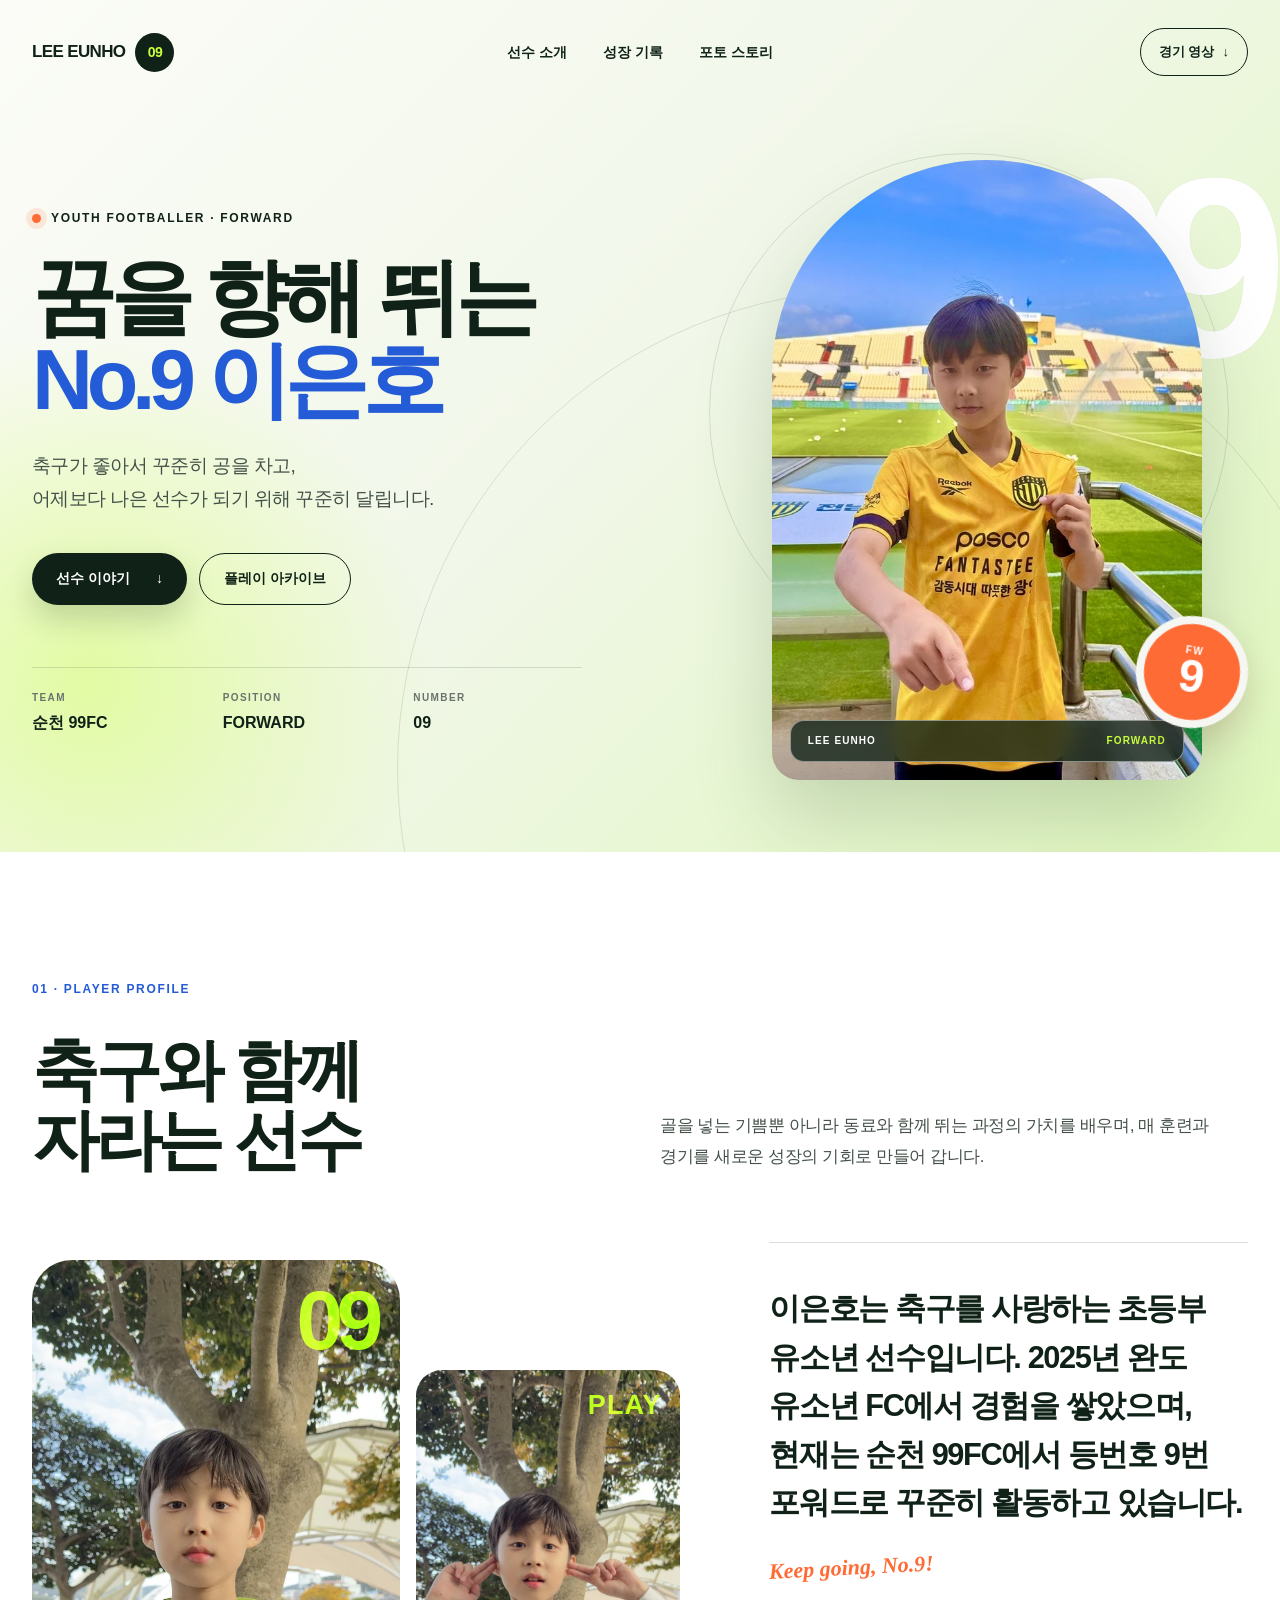
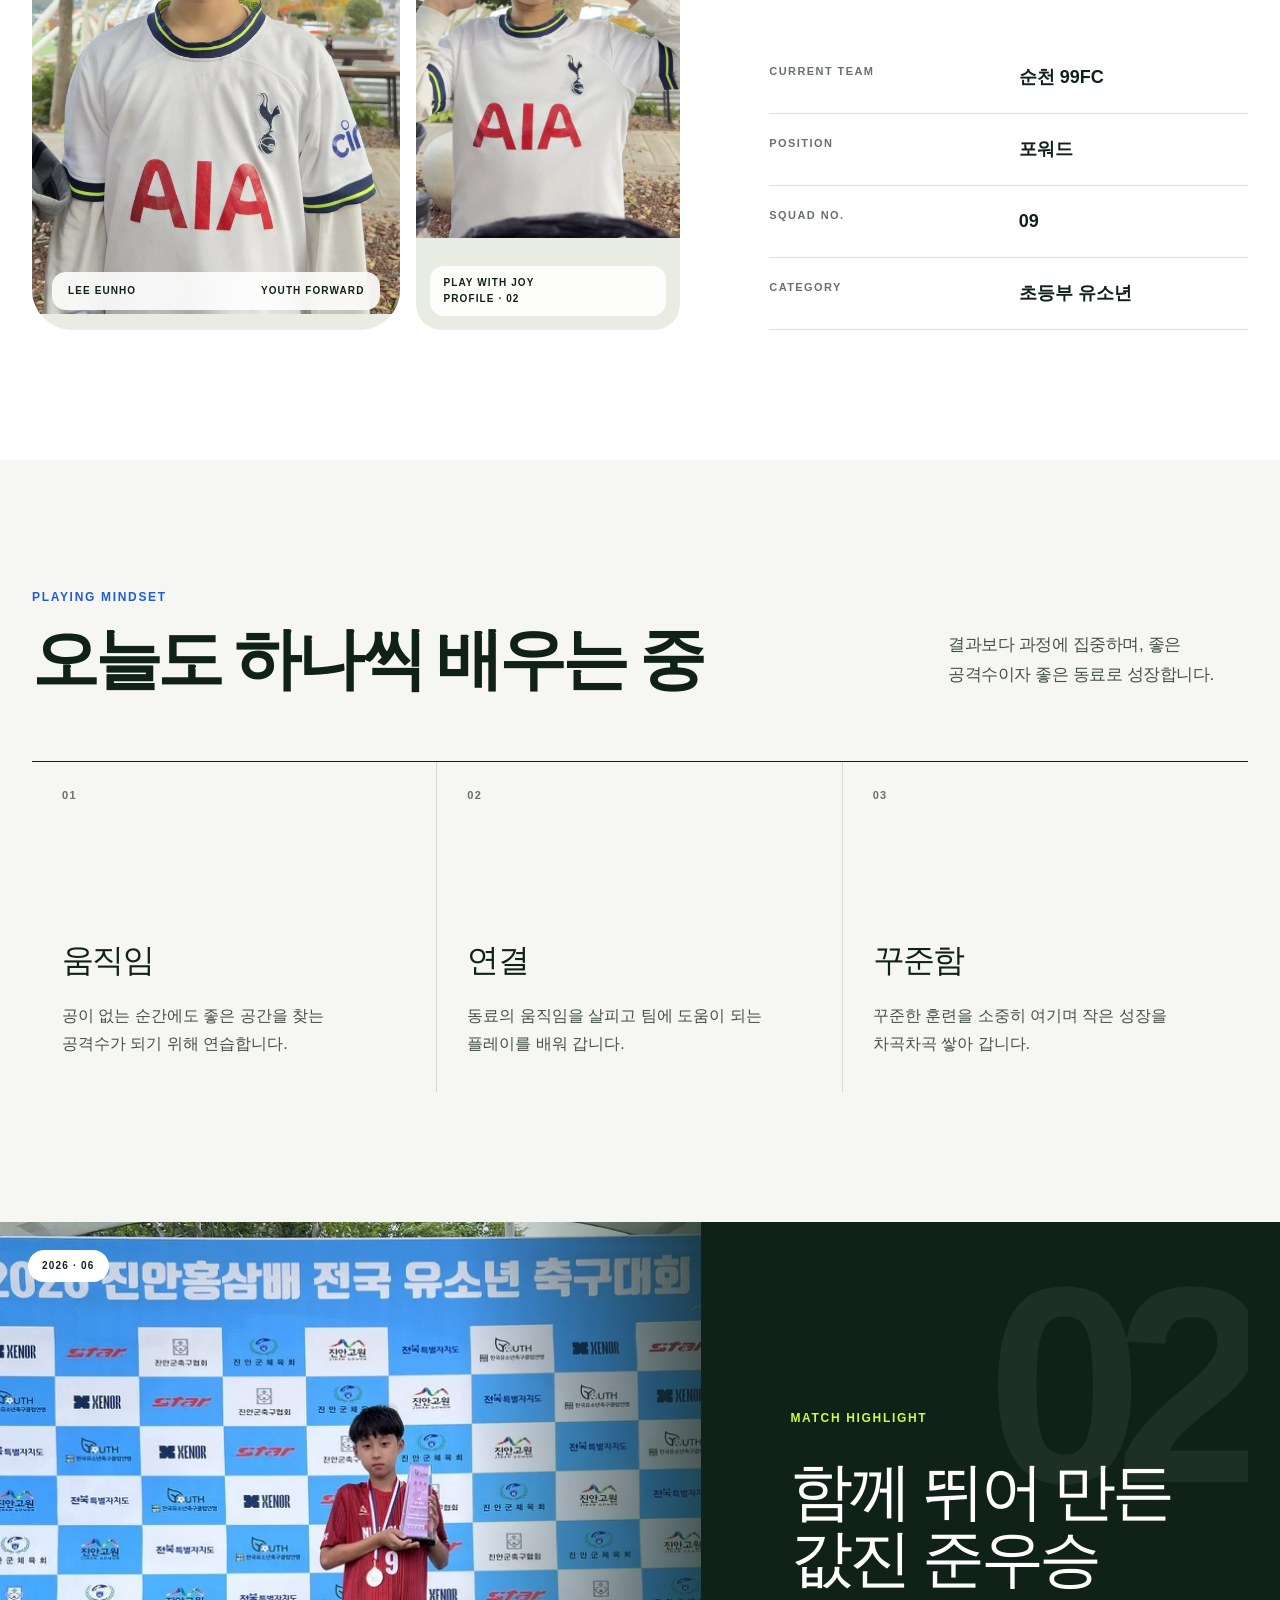
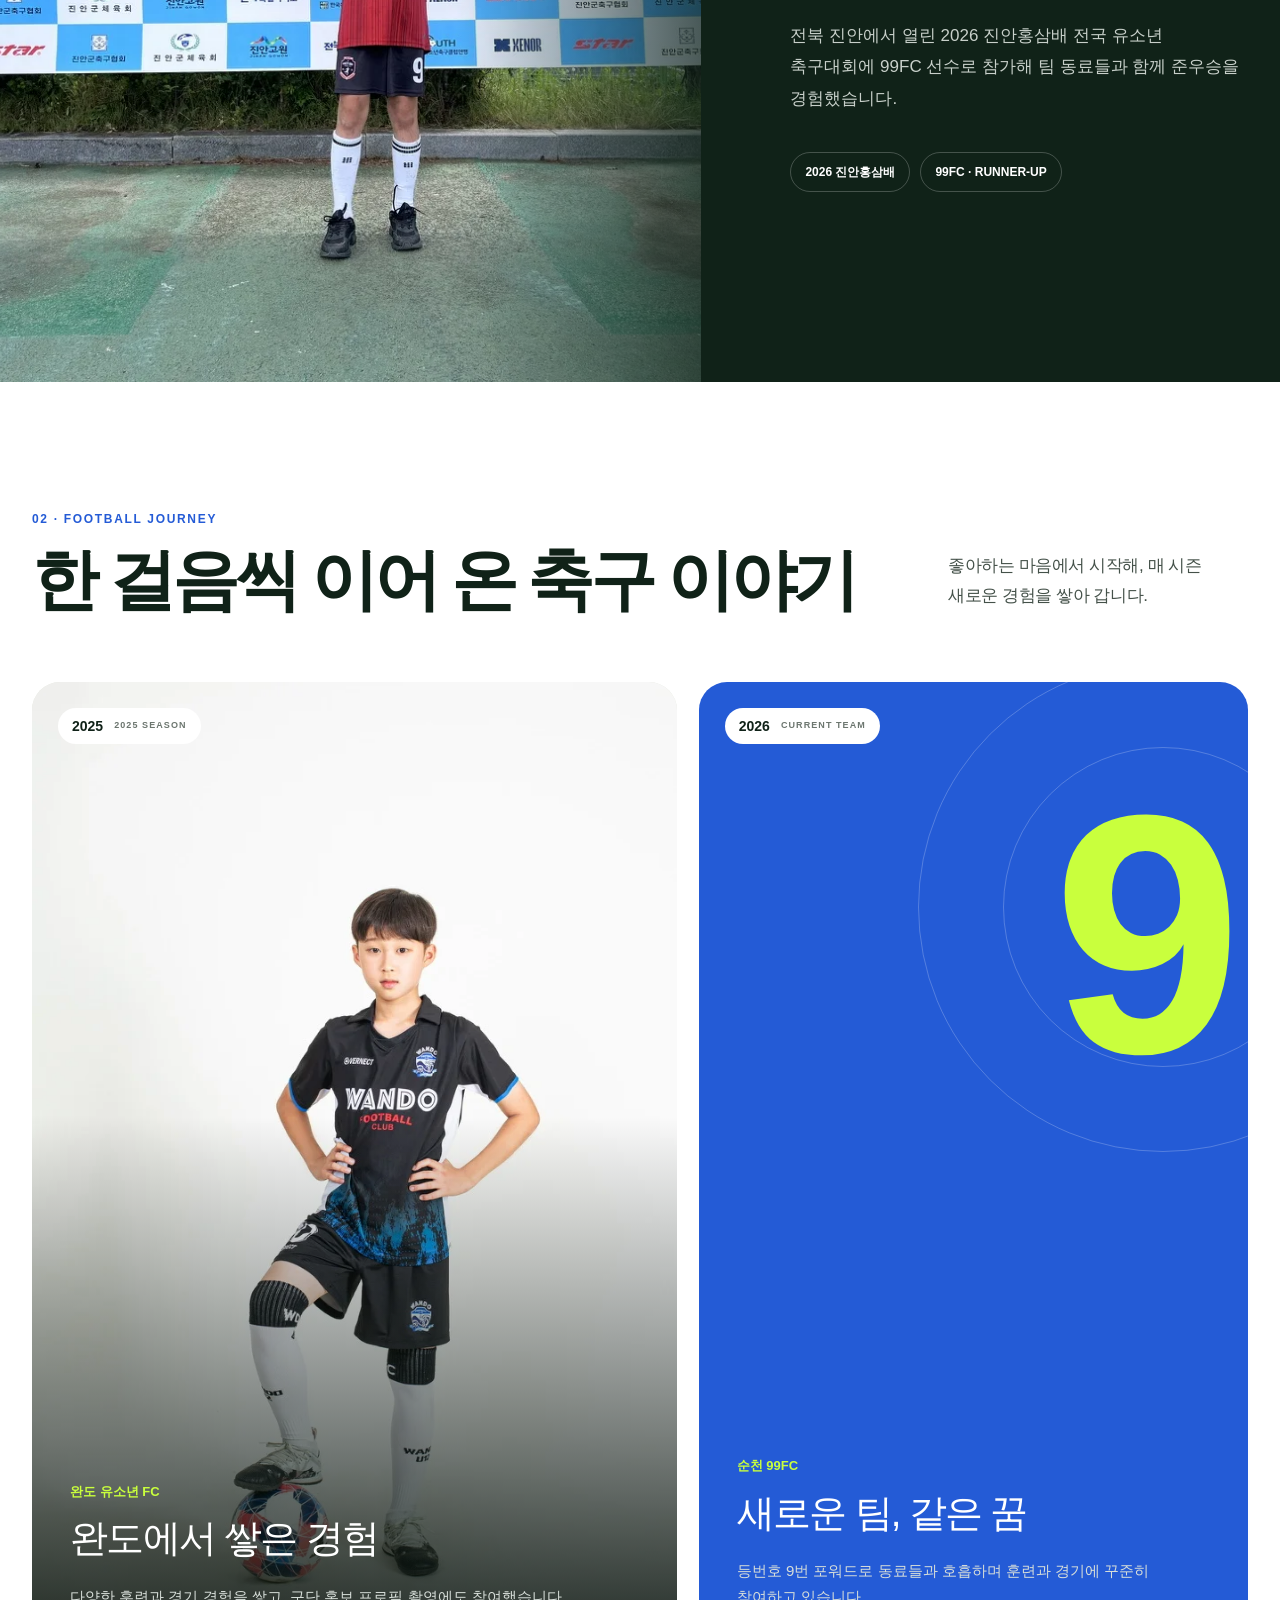
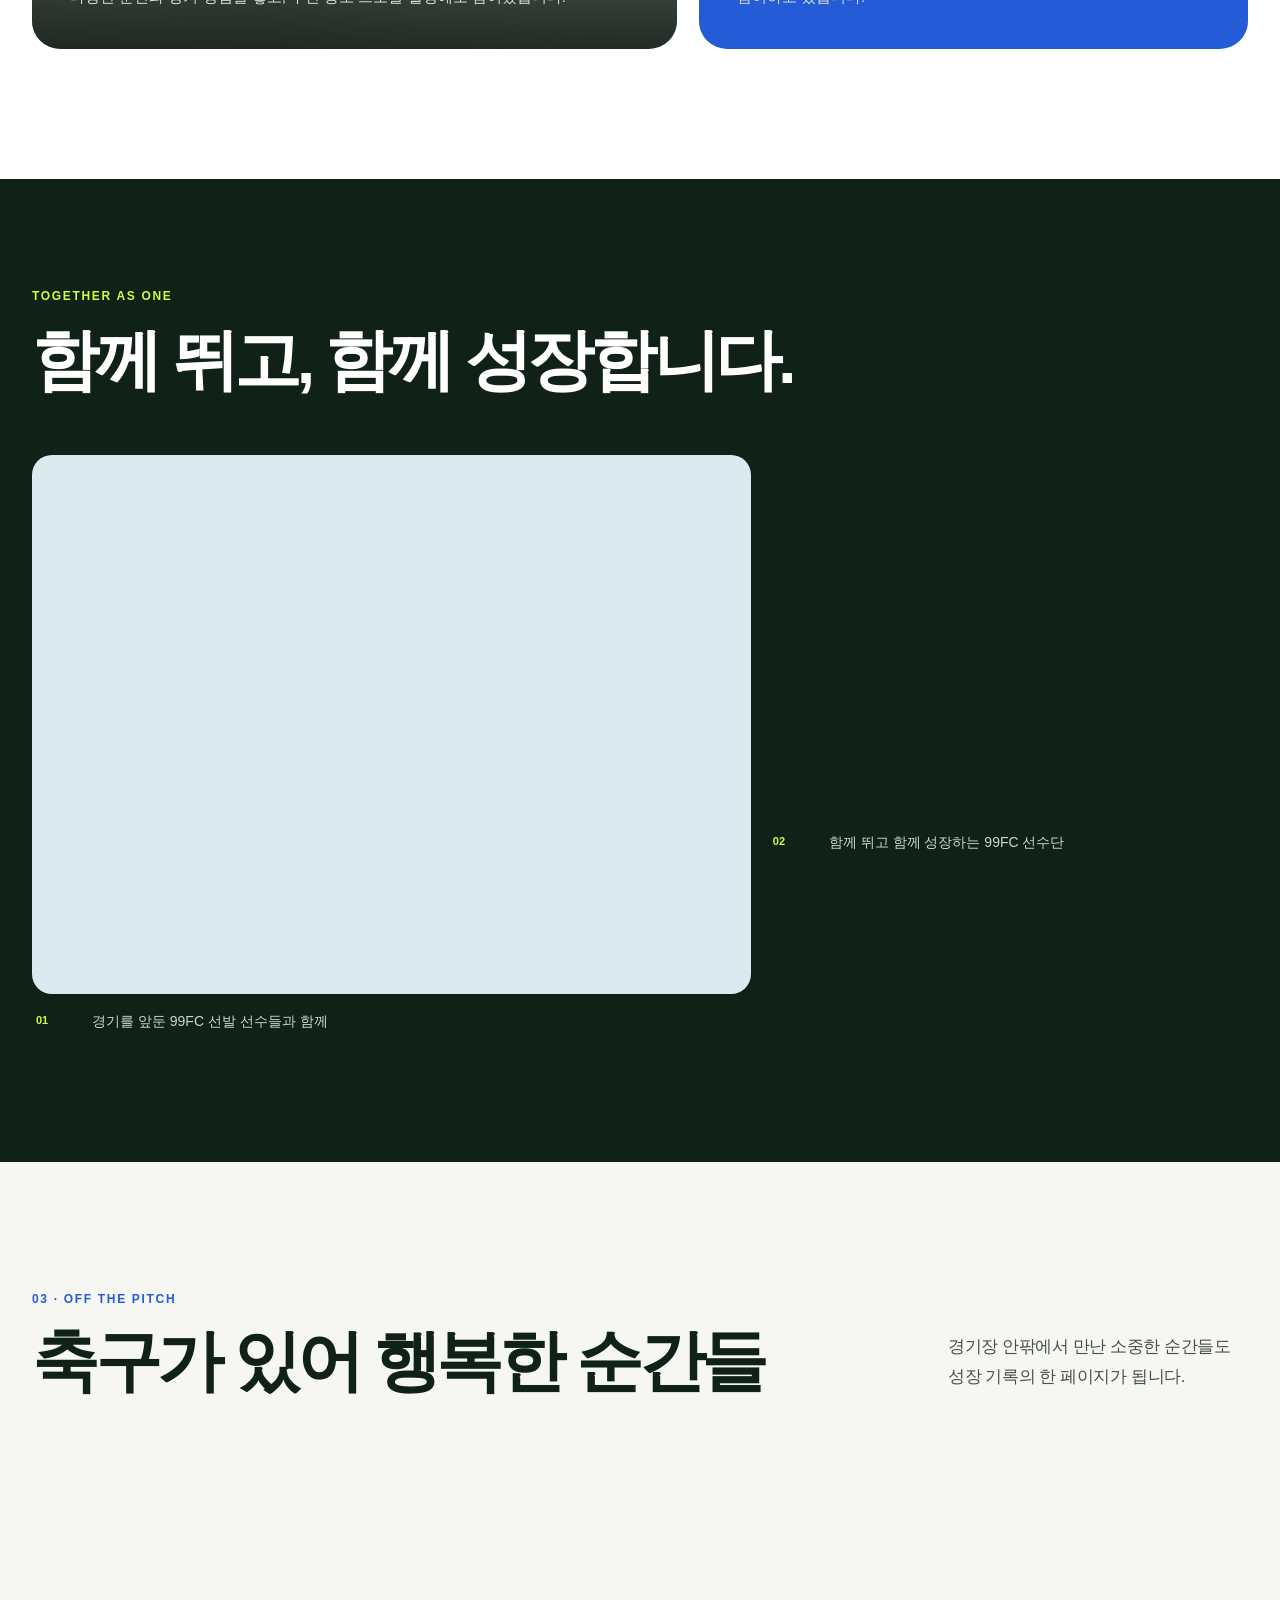
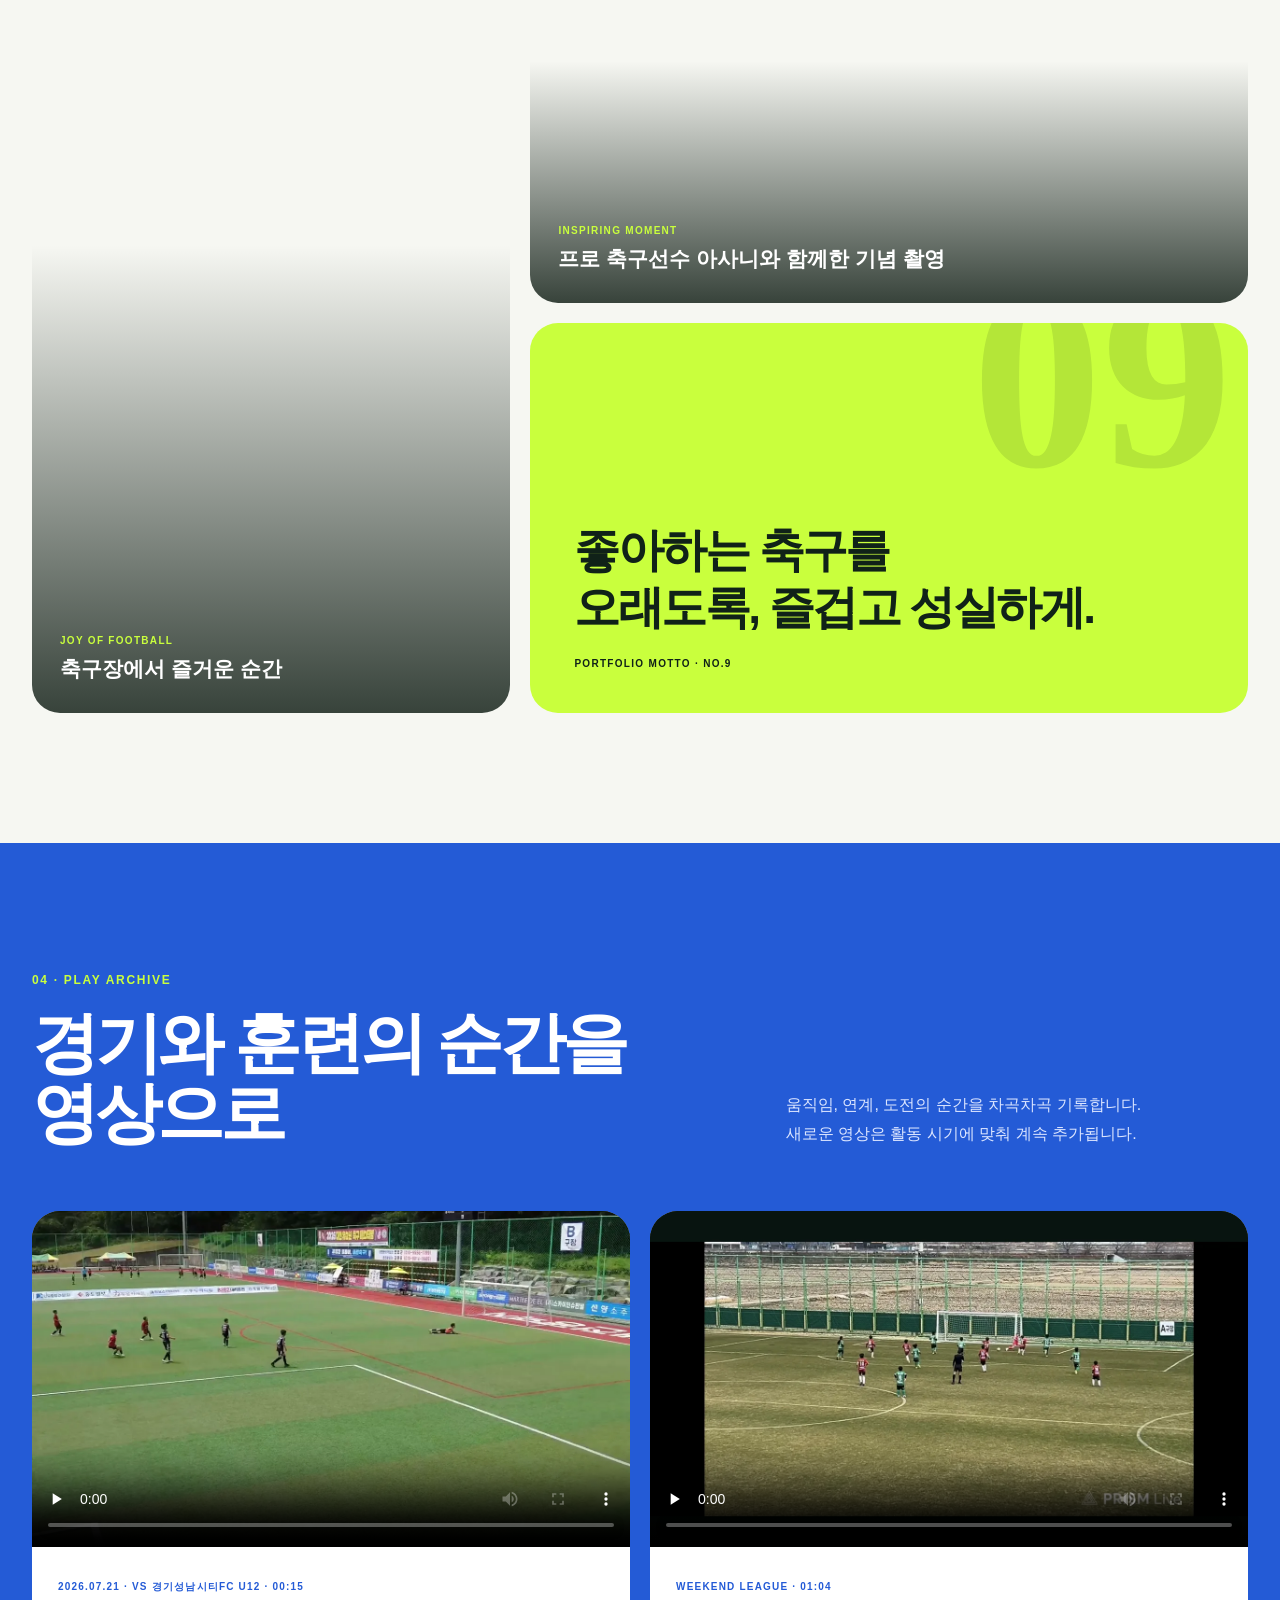
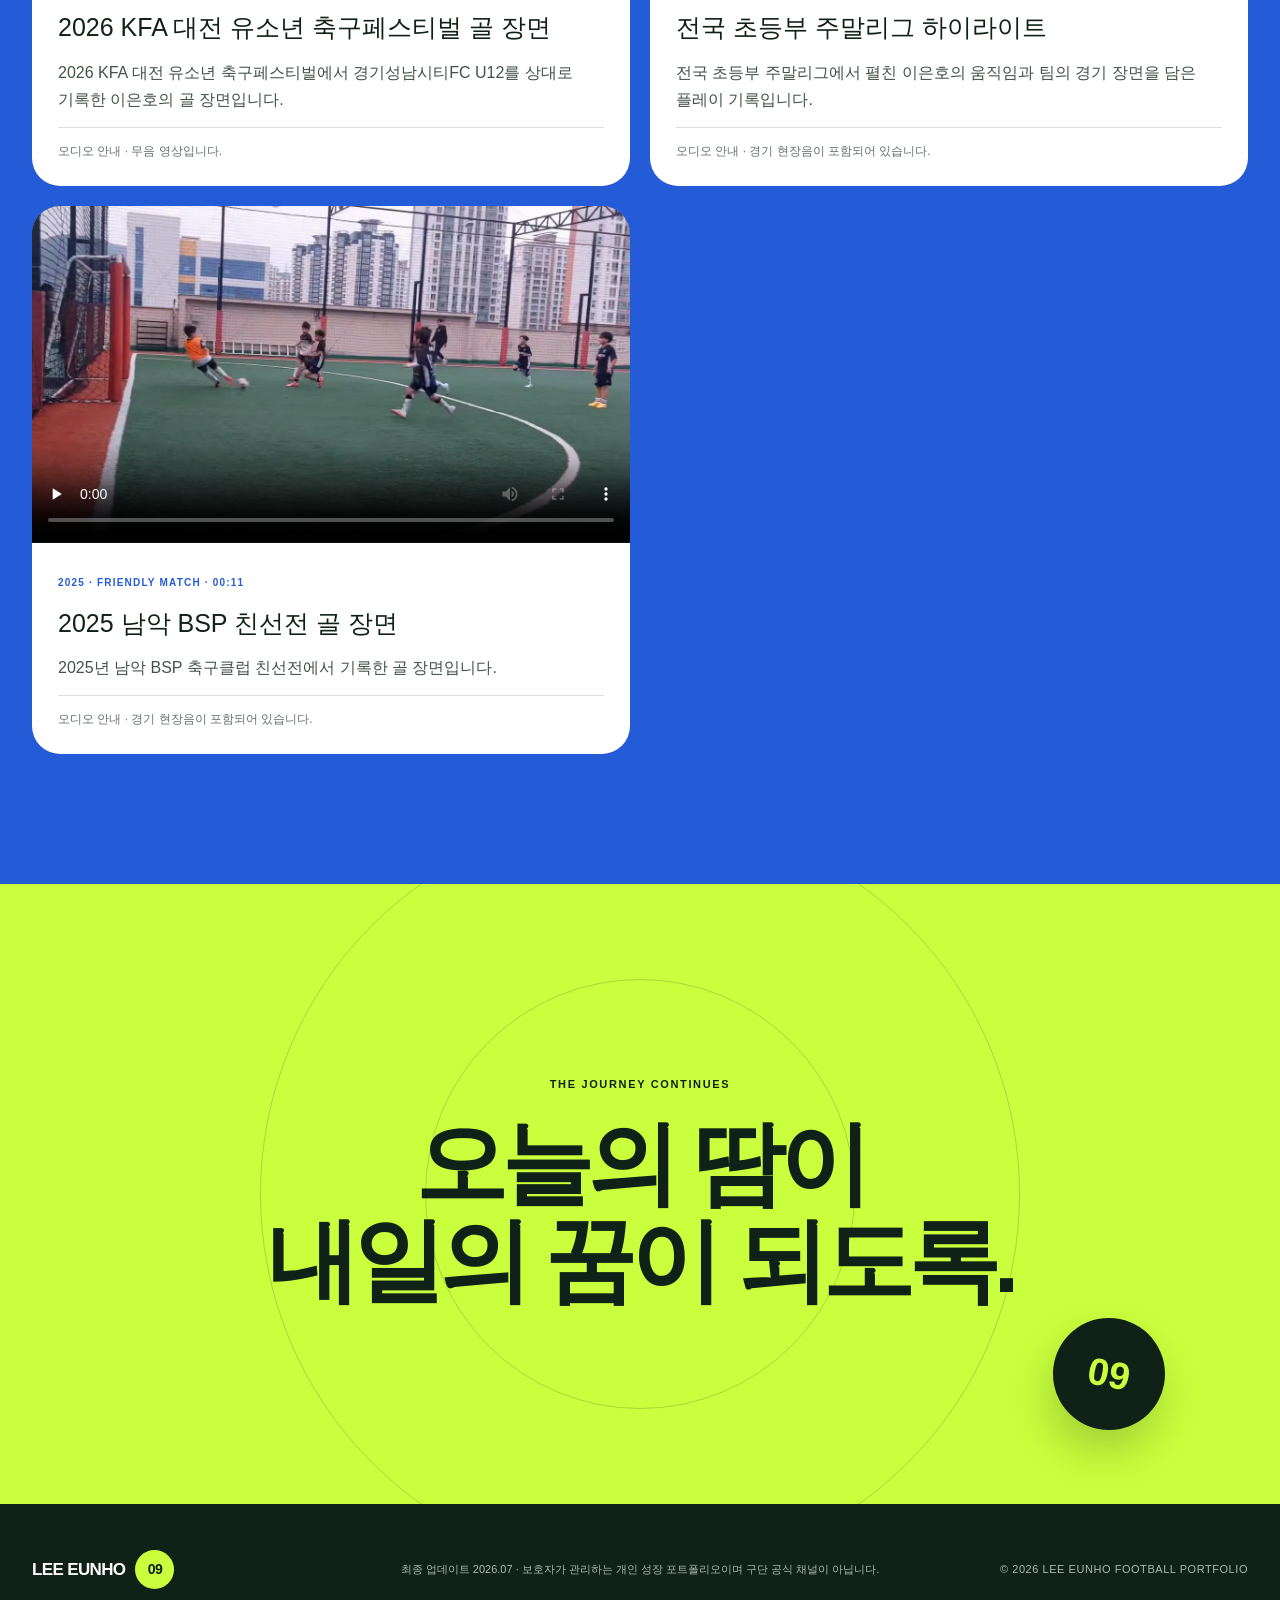
<file: index.html>
<!doctype html>
<html lang="ko">
  <head>
    <meta charset="utf-8" />
    <meta name="viewport" content="width=device-width, initial-scale=1" />
    <meta http-equiv="refresh" content="0; url=./lee-eunho-football-portfolio/" />
    <link
      rel="canonical"
      href="https://eunhorang.github.io/lee-eunho-football-portfolio/"
    />
    <title>이은호 | 꿈을 향해 뛰는 No.9</title>
  </head>
  <body>
    <p>
      이은호 축구 포트폴리오로 이동합니다.
      <a href="./lee-eunho-football-portfolio/">사이트 바로가기</a>
    </p>
  </body>
</html>
</file>
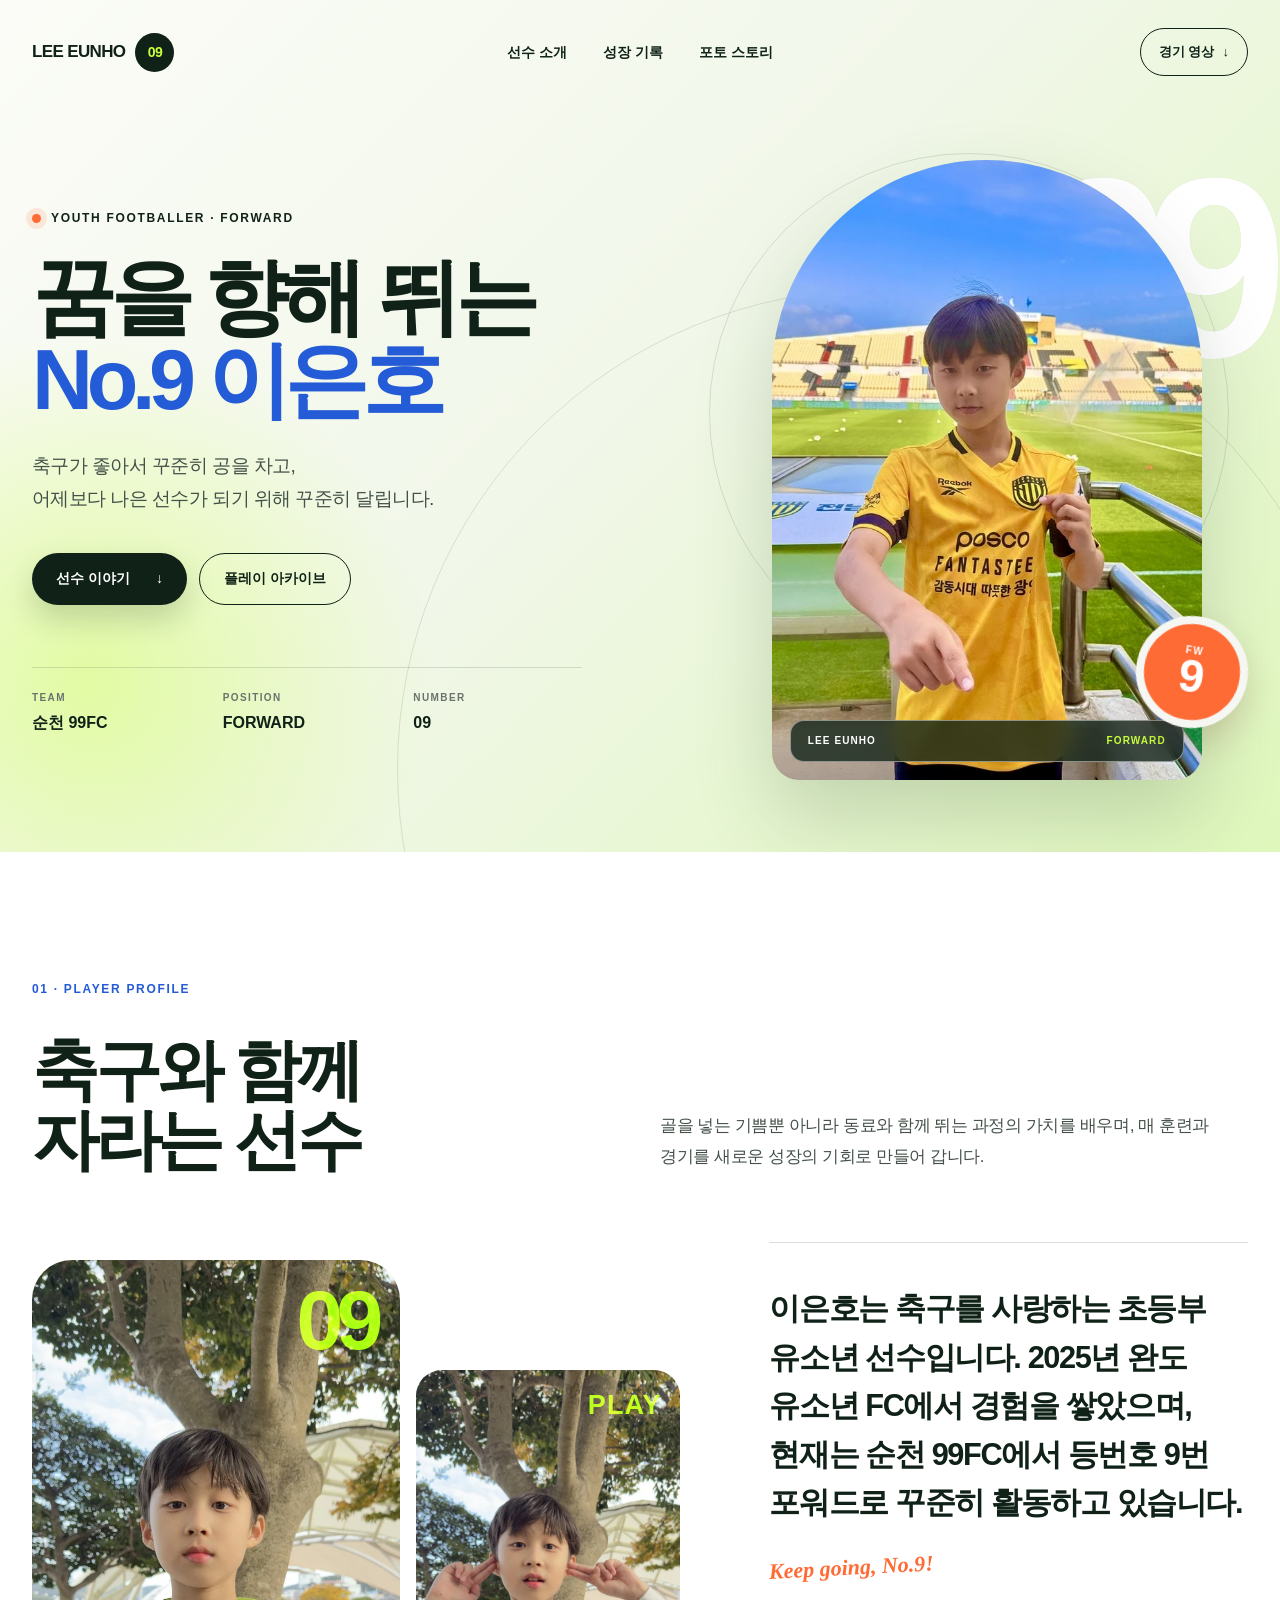
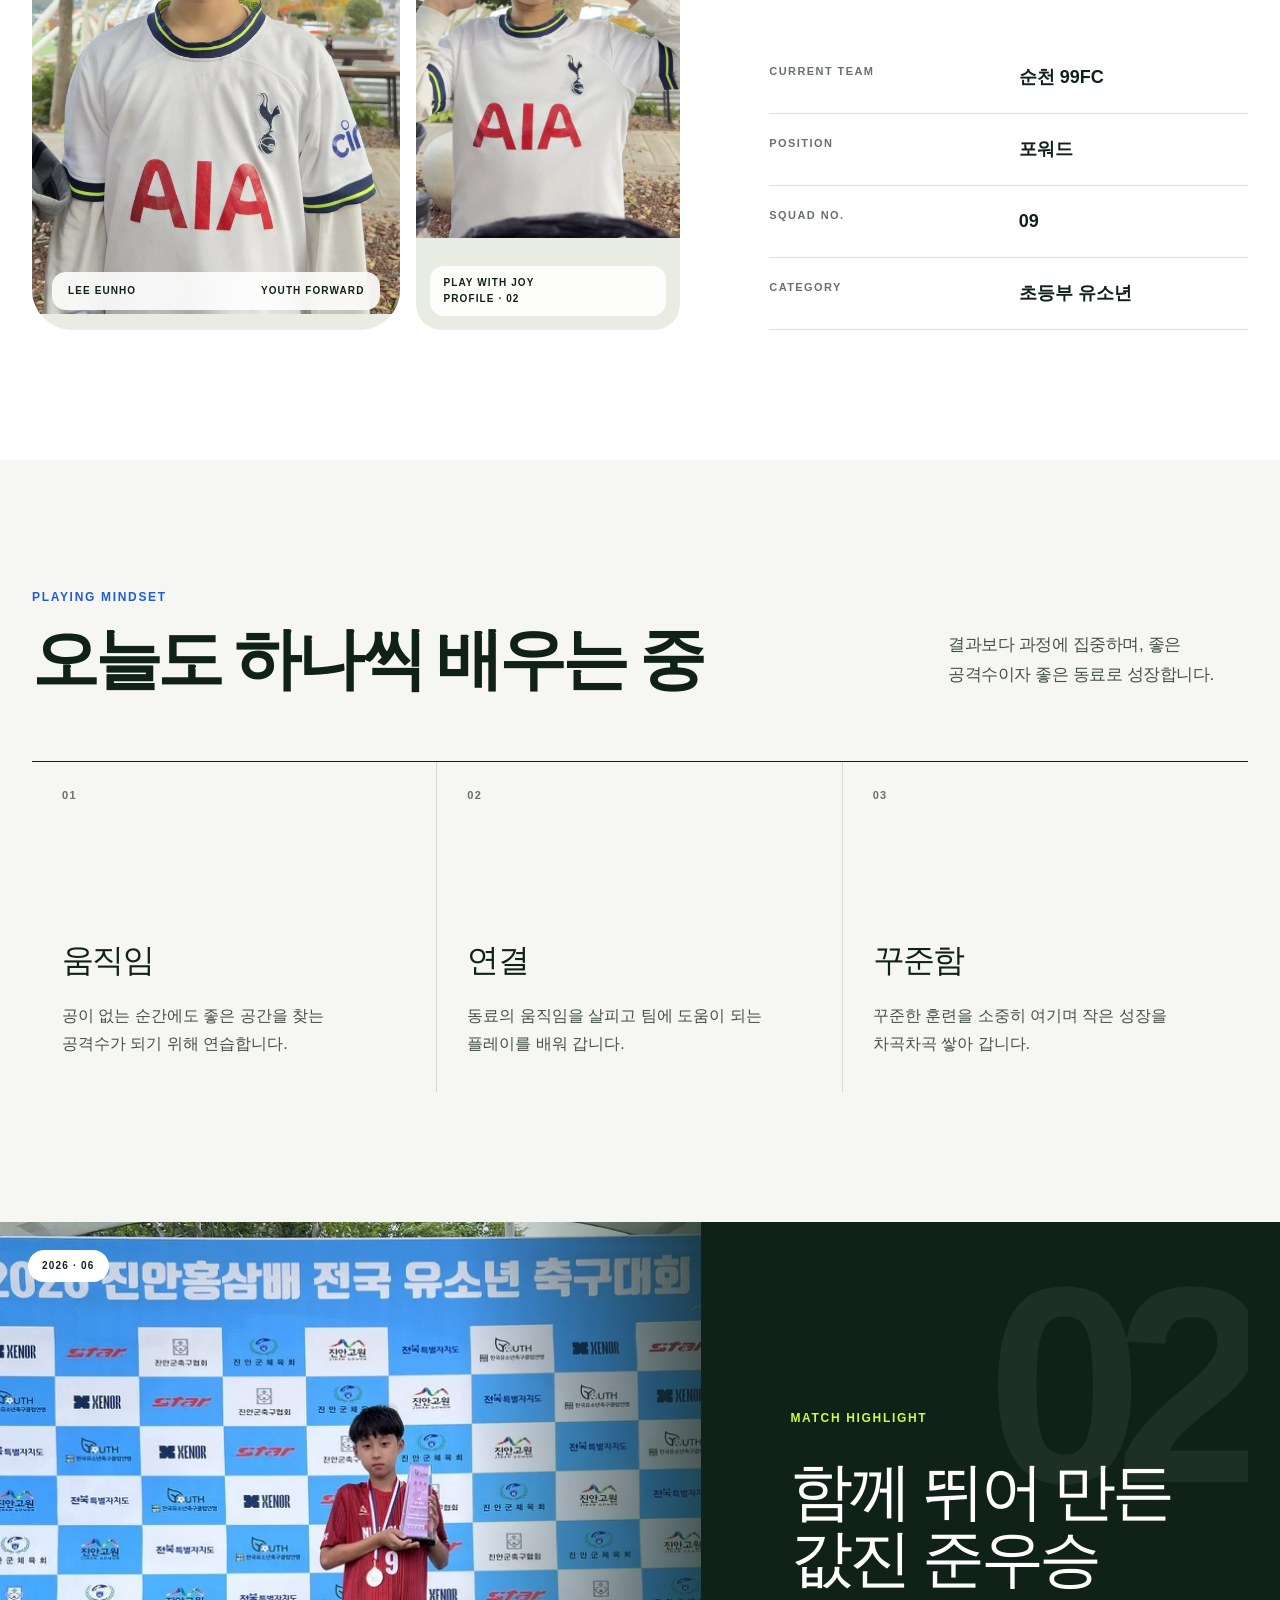
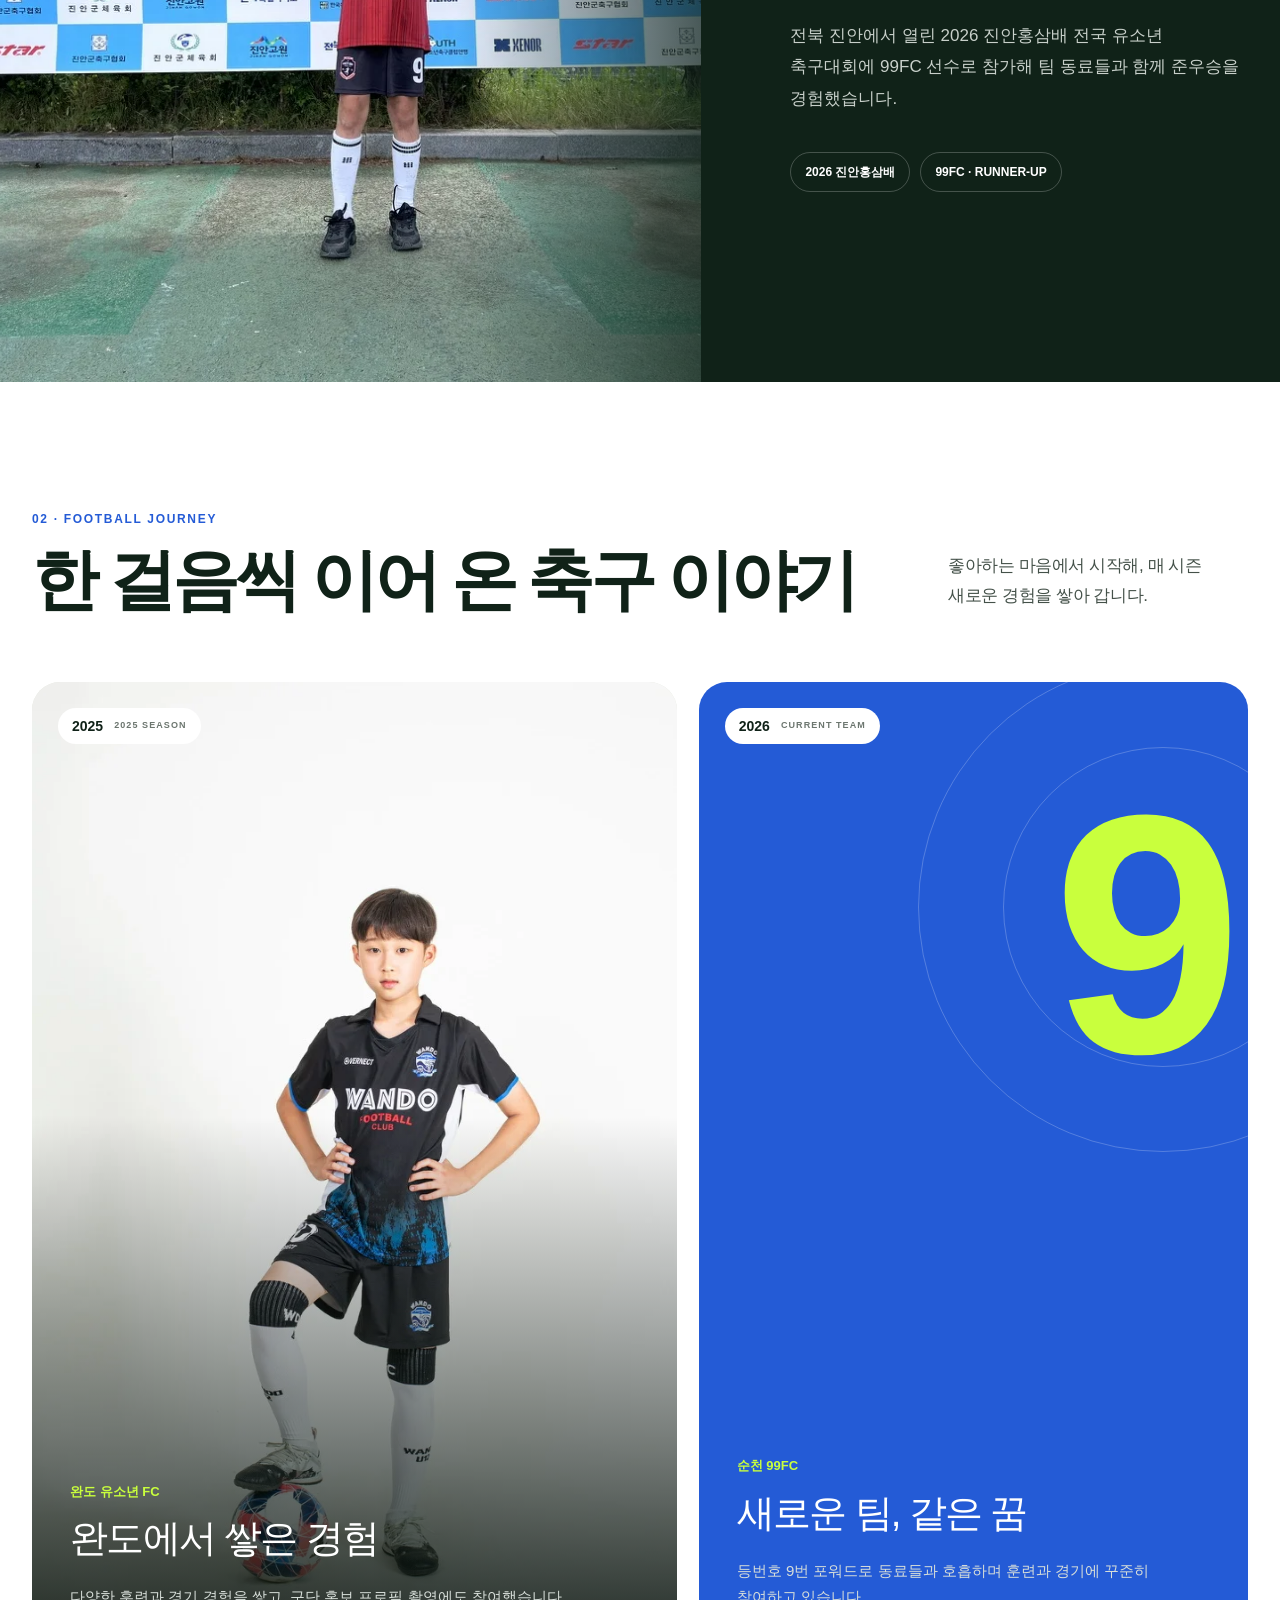
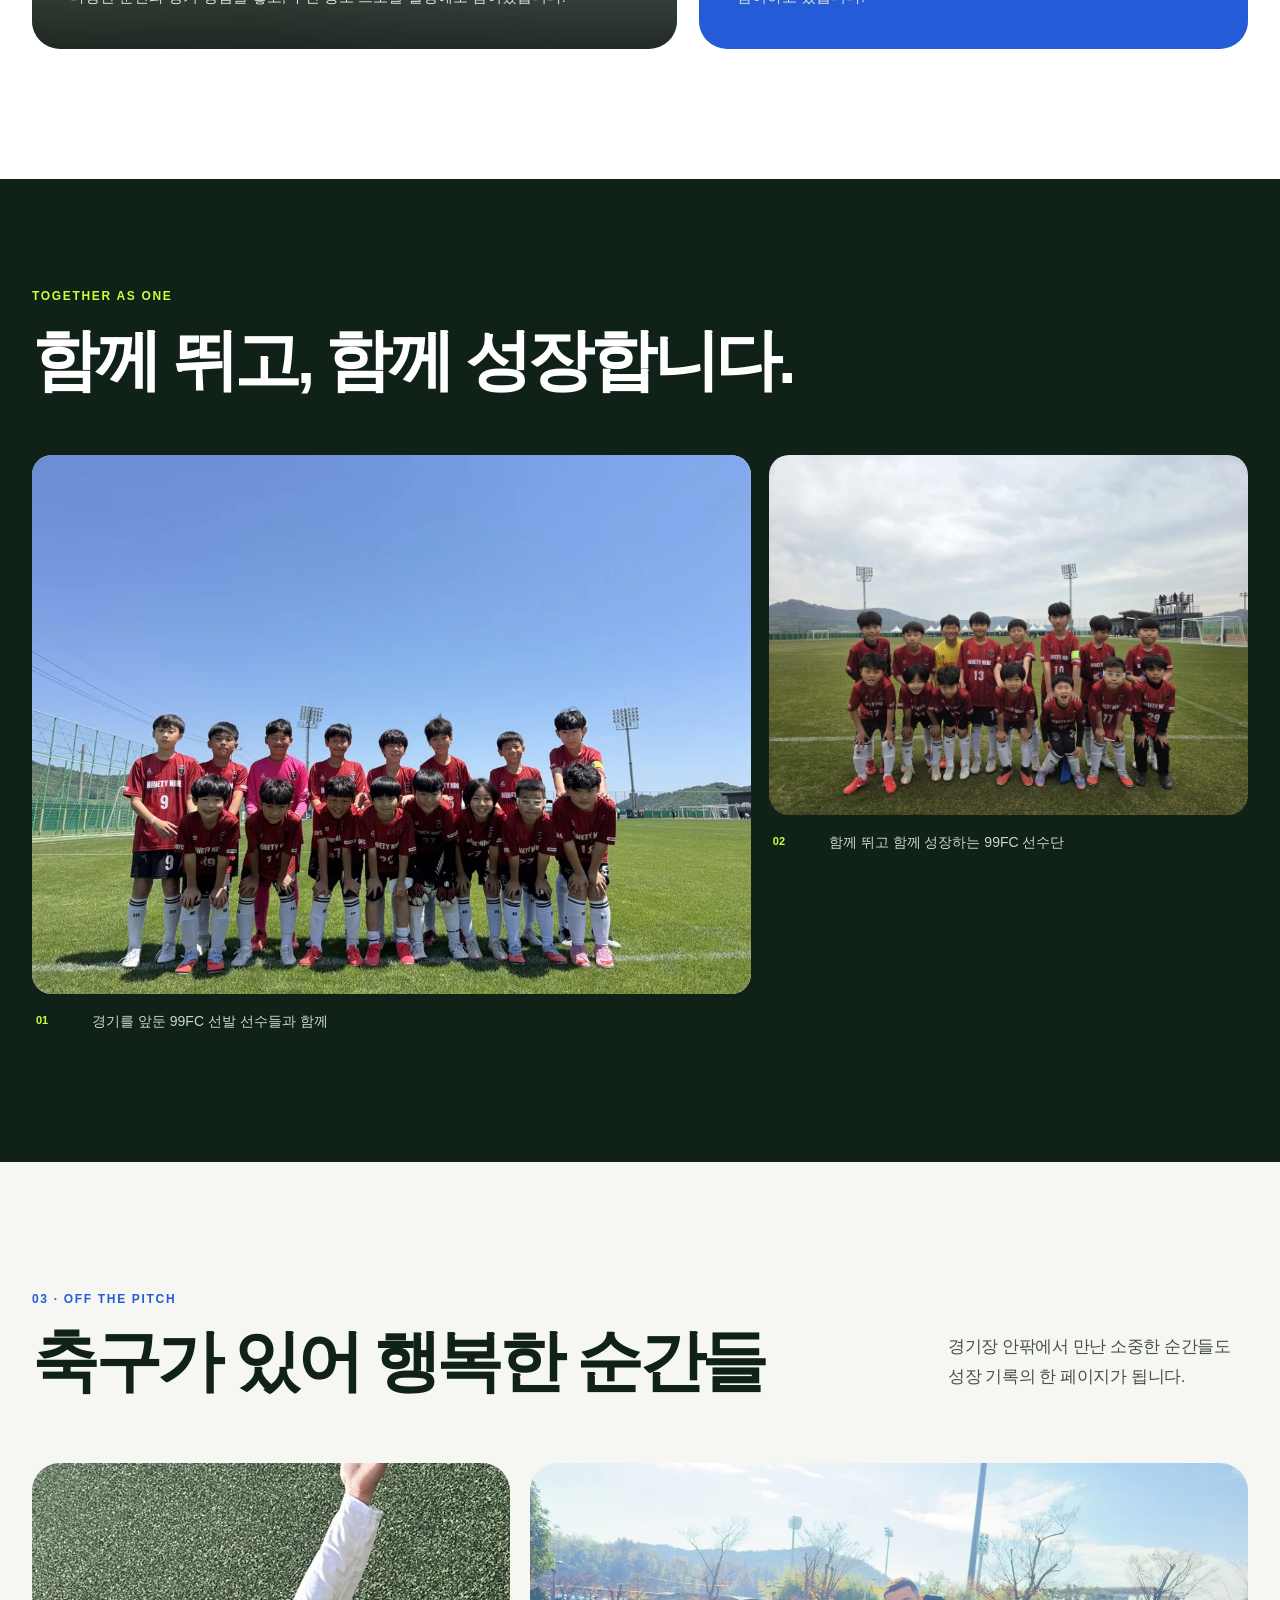
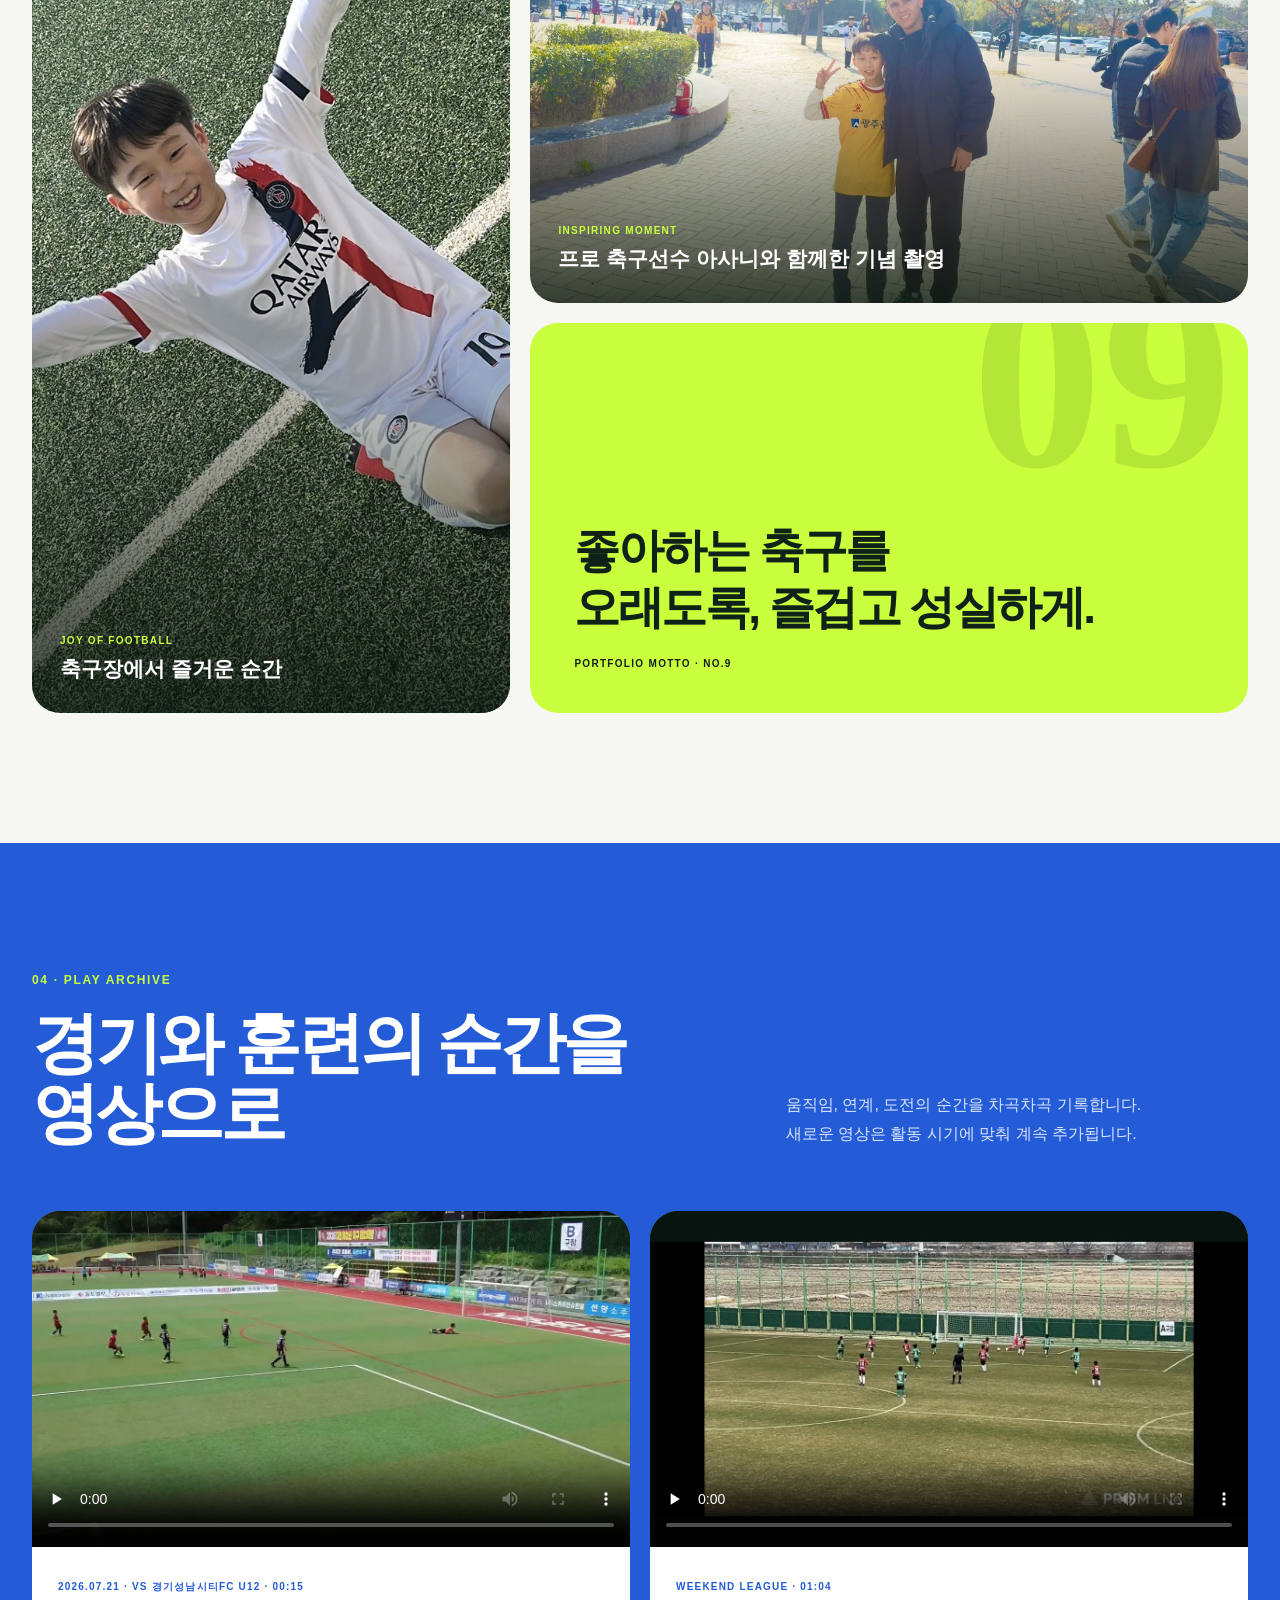
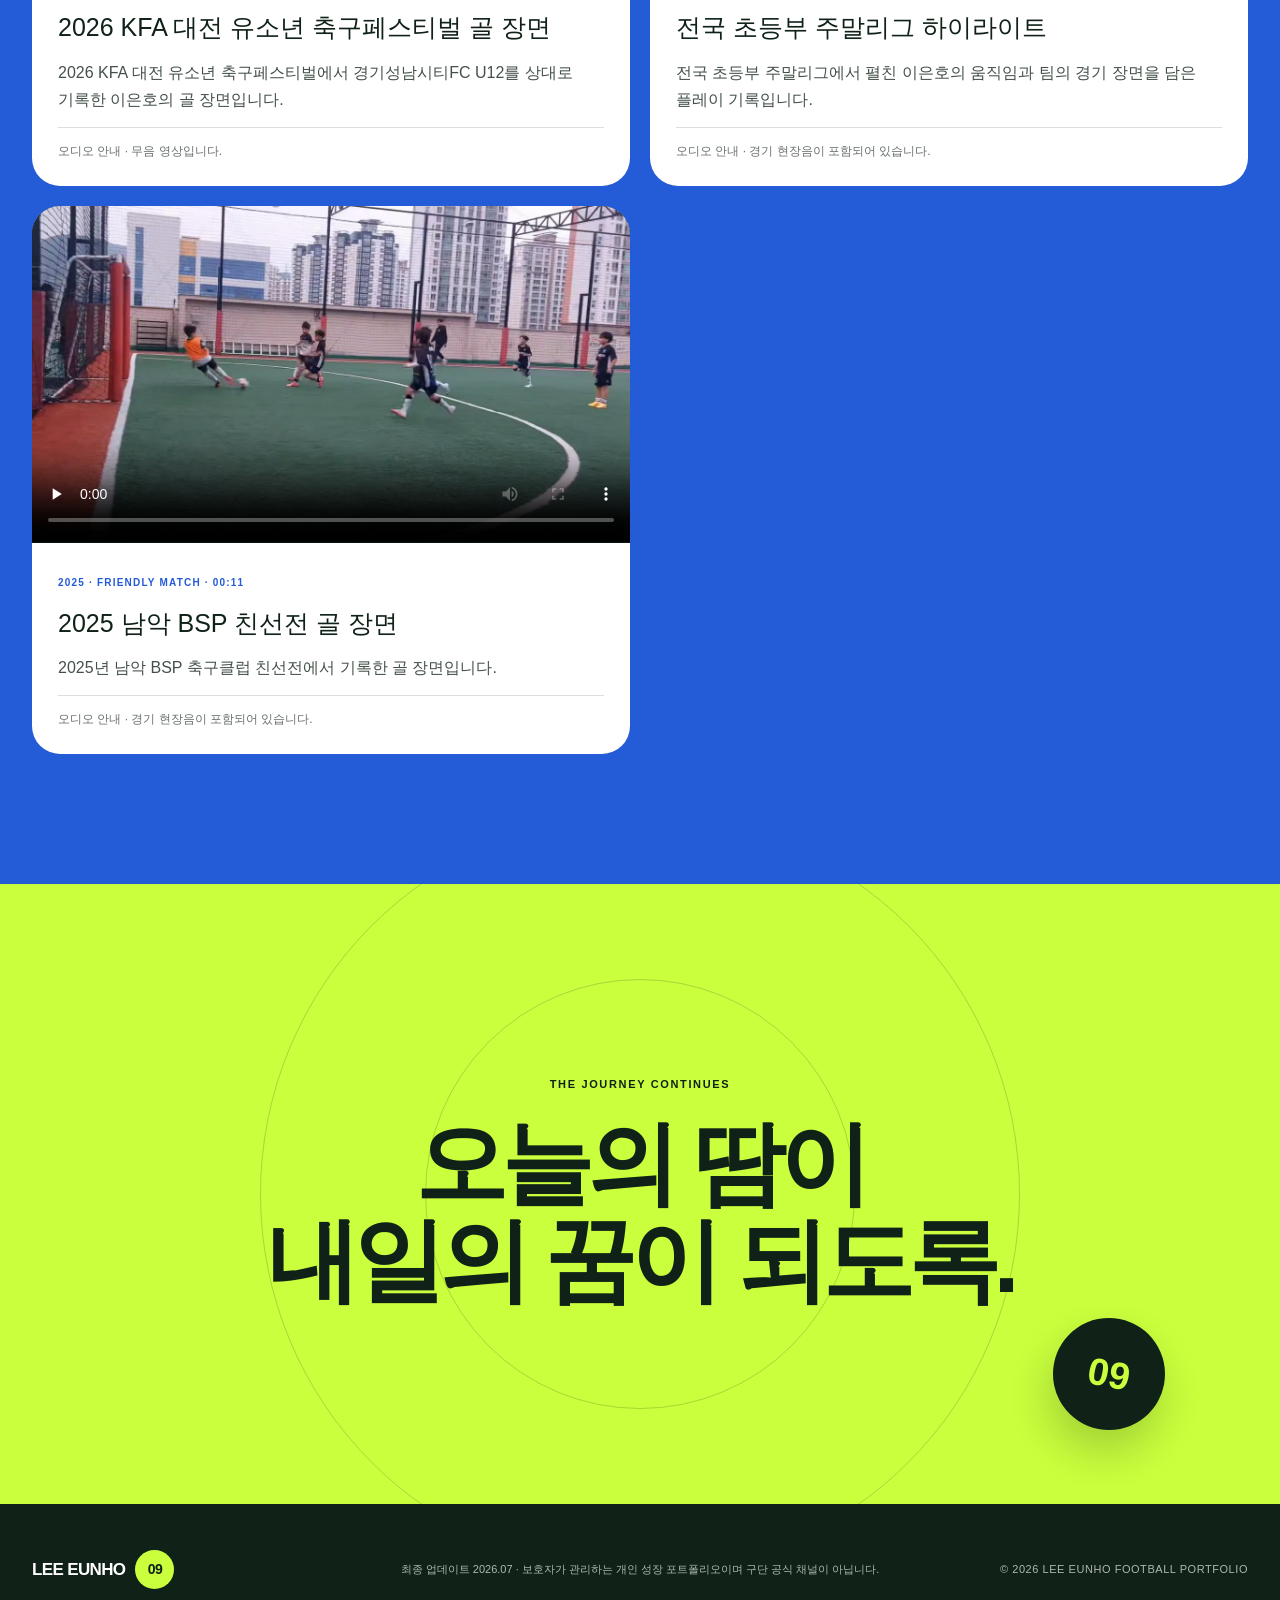
<file: lee-eunho-football-portfolio/index.html>
<!DOCTYPE html><html lang="ko"><head><meta charSet="utf-8"/><meta name="viewport" content="width=device-width, initial-scale=1"/><link rel="preload" href="/lee-eunho-football-portfolio/images/hero-stadium.webp" as="image" fetchPriority="high"/><link rel="stylesheet" href="/lee-eunho-football-portfolio/_next/static/chunks/07o3tiuzuldun.css" data-precedence="next"/><link rel="preload" as="script" fetchPriority="low" href="/lee-eunho-football-portfolio/_next/static/chunks/15xrurgzs99gv.js"/><script src="/lee-eunho-football-portfolio/_next/static/chunks/0gdae2tnzw3oi.js" async=""></script><script src="/lee-eunho-football-portfolio/_next/static/chunks/07lhk_q6pmm3r.js" async=""></script><script src="/lee-eunho-football-portfolio/_next/static/chunks/turbopack-148w5at_u42in.js" async=""></script><script src="/lee-eunho-football-portfolio/_next/static/chunks/0dbhjjzl8qfwv.js" async=""></script><title>이은호 | 꿈을 향해 뛰는 No.9</title><meta name="description" content="축구를 사랑하며 꾸준히 성장하는 유소년 공격수 이은호의 경기, 대회, 훈련 기록을 담은 포트폴리오입니다."/><link rel="canonical" href="https://eunhorang.github.io/lee-eunho-football-portfolio/"/><meta property="og:title" content="이은호 | 꿈을 향해 뛰는 No.9"/><meta property="og:description" content="순천 99FC 등번호 9번 포워드 이은호의 성장 기록"/><meta property="og:url" content="https://eunhorang.github.io/lee-eunho-football-portfolio/"/><meta property="og:site_name" content="이은호 Football Portfolio"/><meta property="og:locale" content="ko_KR"/><meta property="og:image" content="https://eunhorang.github.io/lee-eunho-football-portfolio/og.png"/><meta property="og:image:width" content="1200"/><meta property="og:image:height" content="630"/><meta property="og:image:alt" content="이은호 꿈을 향해 뛰는 No.9 축구 포트폴리오"/><meta property="og:type" content="website"/><meta name="twitter:card" content="summary_large_image"/><meta name="twitter:title" content="이은호 | 꿈을 향해 뛰는 No.9"/><meta name="twitter:description" content="순천 99FC 등번호 9번 포워드 이은호의 성장 기록"/><meta name="twitter:image" content="https://eunhorang.github.io/lee-eunho-football-portfolio/og.png"/><link rel="shortcut icon" href="https://eunhorang.github.io/lee-eunho-football-portfolio/favicon.png"/><link rel="icon" href="https://eunhorang.github.io/lee-eunho-football-portfolio/favicon.png"/><link rel="apple-touch-icon" href="https://eunhorang.github.io/lee-eunho-football-portfolio/favicon.png"/><script src="/lee-eunho-football-portfolio/_next/static/chunks/03~yq9q893hmn.js" noModule=""></script></head><body><div hidden=""><!--$--><!--/$--></div><a class="skip-link" href="#main-content">본문으로 바로가기</a><header class="site-header" id="top" aria-label="주요 메뉴"><a class="brand" href="#top" aria-label="이은호 포트폴리오 처음으로"><span class="brand-name">LEE EUNHO</span><span class="brand-number">09</span></a><nav class="desktop-nav" aria-label="페이지 내 이동"><a href="#profile">선수 소개</a><a href="#journey">성장 기록</a><a href="#moments">포토 스토리</a></nav><a class="header-cta" href="#videos">경기 영상 <span aria-hidden="true">↓</span></a><nav class="mobile-nav" aria-label="모바일 페이지 내 이동"><a href="#profile">선수 소개</a><a href="#journey">성장 기록</a><a href="#moments">포토 스토리</a><a href="#videos">경기 영상</a></nav></header><main id="main-content" tabindex="-1"><section class="hero" aria-labelledby="hero-title"><div class="hero-orbit hero-orbit-one" aria-hidden="true"></div><div class="hero-orbit hero-orbit-two" aria-hidden="true"></div><div class="hero-copy"><p class="eyebrow"><span class="eyebrow-dot" aria-hidden="true"></span>YOUTH FOOTBALLER · FORWARD</p><h1 id="hero-title">꿈을 향해 뛰는<span>No.9 이은호</span></h1><p class="hero-description">축구가 좋아서 꾸준히 공을 차고,<br/>어제보다 나은 선수가 되기 위해 꾸준히 달립니다.</p><div class="hero-actions"><a class="button button-primary" href="#profile">선수 이야기 <span aria-hidden="true">↓</span></a><a class="button button-secondary" href="#videos">플레이 아카이브</a></div><dl class="hero-facts"><div><dt>TEAM</dt><dd>순천 99FC</dd></div><div><dt>POSITION</dt><dd>FORWARD</dd></div><div><dt>NUMBER</dt><dd>09</dd></div></dl></div><div class="hero-visual"><span class="hero-big-number" aria-hidden="true">09</span><div class="hero-image-shell"><img class="hero-image" src="/lee-eunho-football-portfolio/images/hero-stadium.webp" alt="전남드래곤즈 경기를 관람하며 홈구장에서 기념 촬영한 이은호" width="621" height="978" fetchPriority="high"/><div class="hero-image-label"><span>LEE EUNHO</span><strong>FORWARD</strong></div></div><div class="hero-badge" aria-label="공격수 등번호 9번"><span>FW</span><strong>9</strong></div></div></section><section class="profile section" id="profile" aria-labelledby="profile-title"><div class="section-heading"><p class="section-kicker">01 · PLAYER PROFILE</p><h2 id="profile-title">축구와 함께<br/>자라는 선수</h2><p>골을 넣는 기쁨뿐 아니라 동료와 함께 뛰는 과정의 가치를 배우며, 매 훈련과 경기를 새로운 성장의 기회로 만들어 갑니다.</p></div><div class="profile-grid"><div class="profile-images" aria-label="이은호 선수 프로필 사진"><figure class="profile-portrait"><img src="/lee-eunho-football-portfolio/images/profile-main.webp" alt="흰색 축구 유니폼을 입고 정면을 바라보는 이은호의 상반신 프로필" width="666" height="1182" loading="lazy"/><figcaption><span>LEE EUNHO</span><span>YOUTH FORWARD</span></figcaption></figure><figure class="profile-portrait profile-portrait-secondary"><img src="/lee-eunho-football-portfolio/images/profile-playful.webp" alt="흰색 축구 유니폼을 입고 두 손으로 장난스러운 포즈를 취한 이은호" width="666" height="1182" loading="lazy"/><figcaption><span>PLAY WITH JOY</span><span>PROFILE · 02</span></figcaption></figure></div><div class="profile-details"><div class="profile-intro"><p class="large-copy">이은호는 축구를 사랑하는 초등부 유소년 선수입니다. 2025년 완도 유소년 FC에서 경험을 쌓았으며, 현재는 순천 99FC에서 등번호 9번 포워드로 꾸준히 활동하고 있습니다.</p><p class="hand-note">Keep going, No.9!</p></div><dl class="fact-list"><div><dt>CURRENT TEAM</dt><dd>순천 99FC</dd></div><div><dt>POSITION</dt><dd>포워드</dd></div><div><dt>SQUAD NO.</dt><dd>09</dd></div><div><dt>CATEGORY</dt><dd>초등부 유소년</dd></div></dl></div></div></section><section class="growth section" aria-labelledby="growth-title"><div class="section-heading row-heading"><div><p class="section-kicker">PLAYING MINDSET</p><h2 id="growth-title">오늘도 하나씩 배우는 중</h2></div><p>결과보다 과정에 집중하며, 좋은 공격수이자 좋은 동료로 성장합니다.</p></div><div class="growth-grid"><article class="growth-card"><span>01</span><h3>움직임</h3><p>공이 없는 순간에도 좋은 공간을 찾는 공격수가 되기 위해 연습합니다.</p></article><article class="growth-card"><span>02</span><h3>연결</h3><p>동료의 움직임을 살피고 팀에 도움이 되는 플레이를 배워 갑니다.</p></article><article class="growth-card"><span>03</span><h3>꾸준함</h3><p>꾸준한 훈련을 소중히 여기며 작은 성장을 차곡차곡 쌓아 갑니다.</p></article></div></section><section class="achievement section" aria-labelledby="achievement-title"><div class="achievement-photo"><img src="/lee-eunho-football-portfolio/images/jinan-runner-up.webp" alt="2026 진안홍삼배 전국 유소년 축구대회 준우승 트로피와 메달을 든 99FC 9번 이은호" width="1024" height="768" loading="lazy"/><span class="photo-index">2026 · 06</span></div><div class="achievement-copy"><p class="section-kicker light">MATCH HIGHLIGHT</p><p class="achievement-medal" aria-hidden="true">02</p><h2 id="achievement-title">함께 뛰어 만든<br/>값진 준우승</h2><p>전북 진안에서 열린 2026 진안홍삼배 전국 유소년 축구대회에 99FC 선수로 참가해 팀 동료들과 함께 준우승을 경험했습니다.</p><div class="achievement-meta"><span>2026 진안홍삼배</span><span>99FC · RUNNER-UP</span></div></div></section><section class="journey section" id="journey" aria-labelledby="journey-title"><div class="section-heading row-heading"><div><p class="section-kicker">02 · FOOTBALL JOURNEY</p><h2 id="journey-title">한 걸음씩 이어 온 축구 이야기</h2></div><p>좋아하는 마음에서 시작해, 매 시즌 새로운 경험을 쌓아 갑니다.</p></div><div class="timeline"><article class="timeline-card timeline-card-image"><div class="timeline-year"><span>2025</span><small>2025 SEASON</small></div><img src="/lee-eunho-football-portfolio/images/wando-profile.webp" alt="완도 유소년 FC 유니폼을 입고 축구공에 발을 올린 이은호의 2025년 홍보 프로필" width="724" height="1086" loading="lazy"/><div class="timeline-content"><p>완도 유소년 FC</p><h3>완도에서 쌓은 경험</h3><span>다양한 훈련과 경기 경험을 쌓고, 구단 홍보 프로필 촬영에도 참여했습니다.</span></div></article><article class="timeline-card timeline-card-current"><div class="timeline-year"><span>2026</span><small>CURRENT TEAM</small></div><div class="current-number" aria-hidden="true">9</div><div class="timeline-content"><p>순천 99FC</p><h3>새로운 팀, 같은 꿈</h3><span>등번호 9번 포워드로 동료들과 호흡하며 훈련과 경기에 꾸준히 참여하고 있습니다.</span></div></article></div></section><section class="team-story section" aria-labelledby="team-title"><div class="team-heading"><p class="section-kicker light">TOGETHER AS ONE</p><h2 id="team-title">함께 뛰고, 함께 성장합니다.</h2></div><div class="team-gallery"><figure class="team-photo team-photo-wide"><img src="/lee-eunho-football-portfolio/images/starting-eleven.webp" alt="99FC 경기 선발 선수들, 맨 왼쪽에 서 있는 9번 이은호" width="1024" height="768" loading="lazy"/><figcaption><span>01</span><p>경기를 앞둔 99FC 선발 선수들과 함께</p></figcaption></figure><figure class="team-photo"><img src="/lee-eunho-football-portfolio/images/team-99fc.webp" alt="경기장에서 함께 촬영한 순천 99FC 유소년 선수단" width="1024" height="768" loading="lazy"/><figcaption><span>02</span><p>함께 뛰고 함께 성장하는 99FC 선수단</p></figcaption></figure></div></section><section class="moments section" id="moments" aria-labelledby="moments-title"><div class="section-heading row-heading"><div><p class="section-kicker">03 · OFF THE PITCH</p><h2 id="moments-title">축구가 있어 행복한 순간들</h2></div><p>경기장 안팎에서 만난 소중한 순간들도 성장 기록의 한 페이지가 됩니다.</p></div><div class="moments-grid"><figure class="moment-card moment-happy"><img src="/lee-eunho-football-portfolio/images/happy-football.webp" alt="축구장에서 두 팔을 벌리고 환하게 웃는 이은호" width="718" height="1094" loading="lazy"/><figcaption><span>JOY OF FOOTBALL</span><strong>축구장에서 즐거운 순간</strong></figcaption></figure><figure class="moment-card moment-meeting"><img src="/lee-eunho-football-portfolio/images/with-asani.webp" alt="광주FC 유니폼을 입은 이은호가 아사니 선수와 함께 선 모습" width="1182" height="666" loading="lazy"/><figcaption><span>INSPIRING MOMENT</span><strong>프로 축구선수 아사니와 함께한 기념 촬영</strong></figcaption></figure><div class="moment-quote" aria-label="포트폴리오 다짐"><span aria-hidden="true">09</span><p>좋아하는 축구를<br/>오래도록, 즐겁고 성실하게.</p><small>PORTFOLIO MOTTO · NO.9</small></div></div></section><section class="videos section" id="videos" aria-labelledby="videos-title"><div class="video-heading"><div><p class="section-kicker light">04 · PLAY ARCHIVE</p><h2 id="videos-title">경기와 훈련의 순간을 영상으로</h2></div><p>움직임, 연계, 도전의 순간을 차곡차곡 기록합니다.<br/>새로운 영상은 활동 시기에 맞춰 계속 추가됩니다.</p></div><div class="video-grid"><article class="video-card"><video class="video-player" controls="" playsInline="" preload="none" poster="/lee-eunho-football-portfolio/images/videos/2026-kfa-daejeon-festival-goal.webp" aria-label="2026 KFA 대전 유소년 축구페스티벌 골 장면 영상" aria-describedby="2026-kfa-daejeon-festival-goal-description 2026-kfa-daejeon-festival-goal-audio-note"><source src="/lee-eunho-football-portfolio/videos/2026-kfa-daejeon-festival-goal.mp4" type="video/mp4"/>이 브라우저에서는 영상을 재생할 수 없습니다.<!-- --> <a href="/lee-eunho-football-portfolio/videos/2026-kfa-daejeon-festival-goal.mp4">영상 파일 열기</a></video><div class="video-card-copy"><span>2026.07.21 · VS 경기성남시티FC U12 · 00:15</span><h3>2026 KFA 대전 유소년 축구페스티벌 골 장면</h3><p id="2026-kfa-daejeon-festival-goal-description">2026 KFA 대전 유소년 축구페스티벌에서 경기성남시티FC U12를 상대로 기록한 이은호의 골 장면입니다.</p><p class="video-audio-note" id="2026-kfa-daejeon-festival-goal-audio-note">오디오 안내 · <!-- -->무음 영상입니다.</p></div></article><article class="video-card"><video class="video-player" controls="" playsInline="" preload="none" poster="/lee-eunho-football-portfolio/images/videos/weekend-league-highlights.webp" aria-label="전국 초등부 주말리그 하이라이트 영상" aria-describedby="weekend-league-highlights-description weekend-league-highlights-audio-note"><source src="/lee-eunho-football-portfolio/videos/weekend-league-highlights.mp4" type="video/mp4"/>이 브라우저에서는 영상을 재생할 수 없습니다.<!-- --> <a href="/lee-eunho-football-portfolio/videos/weekend-league-highlights.mp4">영상 파일 열기</a></video><div class="video-card-copy"><span>WEEKEND LEAGUE · 01:04</span><h3>전국 초등부 주말리그 하이라이트</h3><p id="weekend-league-highlights-description">전국 초등부 주말리그에서 펼친 이은호의 움직임과 팀의 경기 장면을 담은 플레이 기록입니다.</p><p class="video-audio-note" id="weekend-league-highlights-audio-note">오디오 안내 · <!-- -->경기 현장음이 포함되어 있습니다.</p></div></article><article class="video-card"><video class="video-player" controls="" playsInline="" preload="none" poster="/lee-eunho-football-portfolio/images/videos/namaak-bsp-friendly-goal-2025.webp" aria-label="2025 남악 BSP 친선전 골 장면 영상" aria-describedby="namaak-bsp-friendly-goal-2025-description namaak-bsp-friendly-goal-2025-audio-note"><source src="/lee-eunho-football-portfolio/videos/namaak-bsp-friendly-goal-2025.mp4" type="video/mp4"/>이 브라우저에서는 영상을 재생할 수 없습니다.<!-- --> <a href="/lee-eunho-football-portfolio/videos/namaak-bsp-friendly-goal-2025.mp4">영상 파일 열기</a></video><div class="video-card-copy"><span>2025 · FRIENDLY MATCH · 00:11</span><h3>2025 남악 BSP 친선전 골 장면</h3><p id="namaak-bsp-friendly-goal-2025-description">2025년 남악 BSP 축구클럽 친선전에서 기록한 골 장면입니다.</p><p class="video-audio-note" id="namaak-bsp-friendly-goal-2025-audio-note">오디오 안내 · <!-- -->경기 현장음이 포함되어 있습니다.</p></div></article></div></section><section class="closing" aria-label="포트폴리오 소개"><p>THE JOURNEY CONTINUES</p><h2>오늘의 땀이<br/>내일의 꿈이 되도록.</h2><div class="closing-ball" aria-hidden="true">09</div></section></main><footer class="site-footer"><a class="brand footer-brand" href="#top"><span class="brand-name">LEE EUNHO</span><span class="brand-number">09</span></a><p class="footer-note">최종 업데이트 <!-- -->2026.07<!-- --> · 보호자가 관리하는 개인 성장 포트폴리오이며 구단 공식 채널이 아닙니다.</p><p class="footer-copyright">© <!-- -->2026<!-- --> LEE EUNHO FOOTBALL PORTFOLIO</p></footer><!--$--><!--/$--><script src="/lee-eunho-football-portfolio/_next/static/chunks/15xrurgzs99gv.js" id="_R_" async=""></script><script>(self.__next_f=self.__next_f||[]).push([0])</script><script>self.__next_f.push([1,"1:\"$Sreact.fragment\"\n2:I[39756,[\"/lee-eunho-football-portfolio/_next/static/chunks/0dbhjjzl8qfwv.js\"],\"default\"]\n3:I[37457,[\"/lee-eunho-football-portfolio/_next/static/chunks/0dbhjjzl8qfwv.js\"],\"default\"]\n11:I[68027,[\"/lee-eunho-football-portfolio/_next/static/chunks/0dbhjjzl8qfwv.js\"],\"default\",1]\n:HL[\"/lee-eunho-football-portfolio/_next/static/chunks/07o3tiuzuldun.css\",\"style\"]\n:HL[\"/lee-eunho-football-portfolio/images/hero-stadium.webp\",\"image\",{\"fetchPriority\":\"high\"}]\n"])</script><script>self.__next_f.push([1,"0:{\"P\":null,\"c\":[\"\",\"\"],\"q\":\"\",\"i\":false,\"f\":[[[\"\",{\"children\":[\"__PAGE__\",{}]},\"$undefined\",\"$undefined\",16],[[\"$\",\"$1\",\"c\",{\"children\":[[[\"$\",\"link\",\"0\",{\"rel\":\"stylesheet\",\"href\":\"/lee-eunho-football-portfolio/_next/static/chunks/07o3tiuzuldun.css\",\"precedence\":\"next\",\"crossOrigin\":\"$undefined\",\"nonce\":\"$undefined\"}],[\"$\",\"script\",\"script-0\",{\"src\":\"/lee-eunho-football-portfolio/_next/static/chunks/0dbhjjzl8qfwv.js\",\"async\":true,\"nonce\":\"$undefined\"}]],[\"$\",\"html\",null,{\"lang\":\"ko\",\"children\":[\"$\",\"body\",null,{\"children\":[\"$\",\"$L2\",null,{\"parallelRouterKey\":\"children\",\"error\":\"$undefined\",\"errorStyles\":\"$undefined\",\"errorScripts\":\"$undefined\",\"template\":[\"$\",\"$L3\",null,{}],\"templateStyles\":\"$undefined\",\"templateScripts\":\"$undefined\",\"notFound\":[[[\"$\",\"title\",null,{\"children\":\"404: This page could not be found.\"}],[\"$\",\"div\",null,{\"style\":{\"fontFamily\":\"system-ui,\\\"Segoe UI\\\",Roboto,Helvetica,Arial,sans-serif,\\\"Apple Color Emoji\\\",\\\"Segoe UI Emoji\\\"\",\"height\":\"100vh\",\"textAlign\":\"center\",\"display\":\"flex\",\"flexDirection\":\"column\",\"alignItems\":\"center\",\"justifyContent\":\"center\"},\"children\":[\"$\",\"div\",null,{\"children\":[[\"$\",\"style\",null,{\"dangerouslySetInnerHTML\":{\"__html\":\"body{color:#000;background:#fff;margin:0}.next-error-h1{border-right:1px solid rgba(0,0,0,.3)}@media (prefers-color-scheme:dark){body{color:#fff;background:#000}.next-error-h1{border-right:1px solid rgba(255,255,255,.3)}}\"}}],[\"$\",\"h1\",null,{\"className\":\"next-error-h1\",\"style\":{\"display\":\"inline-block\",\"margin\":\"0 20px 0 0\",\"padding\":\"0 23px 0 0\",\"fontSize\":24,\"fontWeight\":500,\"verticalAlign\":\"top\",\"lineHeight\":\"49px\"},\"children\":404}],[\"$\",\"div\",null,{\"style\":{\"display\":\"inline-block\"},\"children\":[\"$\",\"h2\",null,{\"style\":{\"fontSize\":14,\"fontWeight\":400,\"lineHeight\":\"49px\",\"margin\":0},\"children\":\"This page could not be found.\"}]}]]}]}]],[]],\"forbidden\":\"$undefined\",\"unauthorized\":\"$undefined\"}]}]}]]}],{\"children\":[[\"$\",\"$1\",\"c\",{\"children\":[[[\"$\",\"a\",null,{\"className\":\"skip-link\",\"href\":\"#main-content\",\"children\":\"본문으로 바로가기\"}],[\"$\",\"header\",null,{\"className\":\"site-header\",\"id\":\"top\",\"aria-label\":\"주요 메뉴\",\"children\":[[\"$\",\"a\",null,{\"className\":\"brand\",\"href\":\"#top\",\"aria-label\":\"이은호 포트폴리오 처음으로\",\"children\":[[\"$\",\"span\",null,{\"className\":\"brand-name\",\"children\":\"LEE EUNHO\"}],[\"$\",\"span\",null,{\"className\":\"brand-number\",\"children\":\"09\"}]]}],[\"$\",\"nav\",null,{\"className\":\"desktop-nav\",\"aria-label\":\"페이지 내 이동\",\"children\":[[\"$\",\"a\",null,{\"href\":\"#profile\",\"children\":\"선수 소개\"}],[\"$\",\"a\",null,{\"href\":\"#journey\",\"children\":\"성장 기록\"}],[\"$\",\"a\",null,{\"href\":\"#moments\",\"children\":\"포토 스토리\"}]]}],[\"$\",\"a\",null,{\"className\":\"header-cta\",\"href\":\"#videos\",\"children\":[\"경기 영상 \",[\"$\",\"span\",null,{\"aria-hidden\":\"true\",\"children\":\"↓\"}]]}],[\"$\",\"nav\",null,{\"className\":\"mobile-nav\",\"aria-label\":\"모바일 페이지 내 이동\",\"children\":[[\"$\",\"a\",null,{\"href\":\"#profile\",\"children\":\"선수 소개\"}],[\"$\",\"a\",null,{\"href\":\"#journey\",\"children\":\"성장 기록\"}],[\"$\",\"a\",null,{\"href\":\"#moments\",\"children\":\"포토 스토리\"}],[\"$\",\"a\",null,{\"href\":\"#videos\",\"children\":\"경기 영상\"}]]}]]}],[\"$\",\"main\",null,{\"id\":\"main-content\",\"tabIndex\":-1,\"children\":[[\"$\",\"section\",null,{\"className\":\"hero\",\"aria-labelledby\":\"hero-title\",\"children\":[[\"$\",\"div\",null,{\"className\":\"hero-orbit hero-orbit-one\",\"aria-hidden\":\"true\"}],[\"$\",\"div\",null,{\"className\":\"hero-orbit hero-orbit-two\",\"aria-hidden\":\"true\"}],[\"$\",\"div\",null,{\"className\":\"hero-copy\",\"children\":[[\"$\",\"p\",null,{\"className\":\"eyebrow\",\"children\":[[\"$\",\"span\",null,{\"className\":\"eyebrow-dot\",\"aria-hidden\":\"true\"}],\"YOUTH FOOTBALLER · FORWARD\"]}],[\"$\",\"h1\",null,{\"id\":\"hero-title\",\"children\":[\"꿈을 향해 뛰는\",[\"$\",\"span\",null,{\"children\":\"No.9 이은호\"}]]}],[\"$\",\"p\",null,{\"className\":\"hero-description\",\"children\":[\"축구가 좋아서 꾸준히 공을 차고,\",[\"$\",\"br\",null,{}],\"어제보다 나은 선수가 되기 위해 꾸준히 달립니다.\"]}],[\"$\",\"div\",null,{\"className\":\"hero-actions\",\"children\":[[\"$\",\"a\",null,{\"className\":\"button button-primary\",\"href\":\"#profile\",\"children\":[\"선수 이야기 \",[\"$\",\"span\",null,{\"aria-hidden\":\"true\",\"children\":\"↓\"}]]}],[\"$\",\"a\",null,{\"className\":\"button button-secondary\",\"href\":\"#videos\",\"children\":\"플레이 아카이브\"}]]}],[\"$\",\"dl\",null,{\"className\":\"hero-facts\",\"children\":[[\"$\",\"div\",null,{\"children\":[[\"$\",\"dt\",null,{\"children\":\"TEAM\"}],[\"$\",\"dd\",null,{\"children\":\"순천 99FC\"}]]}],[\"$\",\"div\",null,{\"children\":[[\"$\",\"dt\",null,{\"children\":\"POSITION\"}],[\"$\",\"dd\",null,{\"children\":\"FORWARD\"}]]}],[\"$\",\"div\",null,{\"children\":[[\"$\",\"dt\",null,{\"children\":\"NUMBER\"}],[\"$\",\"dd\",null,{\"children\":\"09\"}]]}]]}]]}],[\"$\",\"div\",null,{\"className\":\"hero-visual\",\"children\":[[\"$\",\"span\",null,{\"className\":\"hero-big-number\",\"aria-hidden\":\"true\",\"children\":\"09\"}],[\"$\",\"div\",null,{\"className\":\"hero-image-shell\",\"children\":[[\"$\",\"img\",null,{\"className\":\"hero-image\",\"src\":\"/lee-eunho-football-portfolio/images/hero-stadium.webp\",\"alt\":\"전남드래곤즈 경기를 관람하며 홈구장에서 기념 촬영한 이은호\",\"width\":\"621\",\"height\":\"978\",\"fetchPriority\":\"high\"}],[\"$\",\"div\",null,{\"className\":\"hero-image-label\",\"children\":[[\"$\",\"span\",null,{\"children\":\"LEE EUNHO\"}],\"$L4\"]}]]}],\"$L5\"]}]]}],\"$L6\",\"$L7\",\"$L8\",\"$L9\",\"$La\",\"$Lb\",\"$Lc\",\"$Ld\"]}],\"$Le\"],null,\"$Lf\"]}],{},null,false,null]},null,false,null],\"$L10\",false]],\"m\":\"$undefined\",\"G\":[\"$11\",[\"$L12\"]],\"S\":true,\"h\":null,\"s\":\"$undefined\",\"l\":\"$undefined\",\"p\":\"$undefined\",\"d\":\"$undefined\",\"b\":\"7Ei7jKDvDwhjU_8ISxynz\"}\n"])</script><script>self.__next_f.push([1,"13:I[97367,[\"/lee-eunho-football-portfolio/_next/static/chunks/0dbhjjzl8qfwv.js\"],\"OutletBoundary\"]\n14:\"$Sreact.suspense\"\n16:I[97367,[\"/lee-eunho-football-portfolio/_next/static/chunks/0dbhjjzl8qfwv.js\"],\"ViewportBoundary\"]\n18:I[97367,[\"/lee-eunho-football-portfolio/_next/static/chunks/0dbhjjzl8qfwv.js\"],\"MetadataBoundary\"]\n4:[\"$\",\"strong\",null,{\"children\":\"FORWARD\"}]\n5:[\"$\",\"div\",null,{\"className\":\"hero-badge\",\"aria-label\":\"공격수 등번호 9번\",\"children\":[[\"$\",\"span\",null,{\"children\":\"FW\"}],[\"$\",\"strong\",null,{\"children\":\"9\"}]]}]\n"])</script><script>self.__next_f.push([1,"6:[\"$\",\"section\",null,{\"className\":\"profile section\",\"id\":\"profile\",\"aria-labelledby\":\"profile-title\",\"children\":[[\"$\",\"div\",null,{\"className\":\"section-heading\",\"children\":[[\"$\",\"p\",null,{\"className\":\"section-kicker\",\"children\":\"01 · PLAYER PROFILE\"}],[\"$\",\"h2\",null,{\"id\":\"profile-title\",\"children\":[\"축구와 함께\",[\"$\",\"br\",null,{}],\"자라는 선수\"]}],[\"$\",\"p\",null,{\"children\":\"골을 넣는 기쁨뿐 아니라 동료와 함께 뛰는 과정의 가치를 배우며, 매 훈련과 경기를 새로운 성장의 기회로 만들어 갑니다.\"}]]}],[\"$\",\"div\",null,{\"className\":\"profile-grid\",\"children\":[[\"$\",\"div\",null,{\"className\":\"profile-images\",\"aria-label\":\"이은호 선수 프로필 사진\",\"children\":[[\"$\",\"figure\",null,{\"className\":\"profile-portrait\",\"children\":[[\"$\",\"img\",null,{\"src\":\"/lee-eunho-football-portfolio/images/profile-main.webp\",\"alt\":\"흰색 축구 유니폼을 입고 정면을 바라보는 이은호의 상반신 프로필\",\"width\":\"666\",\"height\":\"1182\",\"loading\":\"lazy\"}],[\"$\",\"figcaption\",null,{\"children\":[[\"$\",\"span\",null,{\"children\":\"LEE EUNHO\"}],[\"$\",\"span\",null,{\"children\":\"YOUTH FORWARD\"}]]}]]}],[\"$\",\"figure\",null,{\"className\":\"profile-portrait profile-portrait-secondary\",\"children\":[[\"$\",\"img\",null,{\"src\":\"/lee-eunho-football-portfolio/images/profile-playful.webp\",\"alt\":\"흰색 축구 유니폼을 입고 두 손으로 장난스러운 포즈를 취한 이은호\",\"width\":\"666\",\"height\":\"1182\",\"loading\":\"lazy\"}],[\"$\",\"figcaption\",null,{\"children\":[[\"$\",\"span\",null,{\"children\":\"PLAY WITH JOY\"}],[\"$\",\"span\",null,{\"children\":\"PROFILE · 02\"}]]}]]}]]}],[\"$\",\"div\",null,{\"className\":\"profile-details\",\"children\":[[\"$\",\"div\",null,{\"className\":\"profile-intro\",\"children\":[[\"$\",\"p\",null,{\"className\":\"large-copy\",\"children\":\"이은호는 축구를 사랑하는 초등부 유소년 선수입니다. 2025년 완도 유소년 FC에서 경험을 쌓았으며, 현재는 순천 99FC에서 등번호 9번 포워드로 꾸준히 활동하고 있습니다.\"}],[\"$\",\"p\",null,{\"className\":\"hand-note\",\"children\":\"Keep going, No.9!\"}]]}],[\"$\",\"dl\",null,{\"className\":\"fact-list\",\"children\":[[\"$\",\"div\",\"CURRENT TEAM\",{\"children\":[[\"$\",\"dt\",null,{\"children\":\"CURRENT TEAM\"}],[\"$\",\"dd\",null,{\"children\":\"순천 99FC\"}]]}],[\"$\",\"div\",\"POSITION\",{\"children\":[[\"$\",\"dt\",null,{\"children\":\"POSITION\"}],[\"$\",\"dd\",null,{\"children\":\"포워드\"}]]}],[\"$\",\"div\",\"SQUAD NO.\",{\"children\":[[\"$\",\"dt\",null,{\"children\":\"SQUAD NO.\"}],[\"$\",\"dd\",null,{\"children\":\"09\"}]]}],[\"$\",\"div\",\"CATEGORY\",{\"children\":[[\"$\",\"dt\",null,{\"children\":\"CATEGORY\"}],[\"$\",\"dd\",null,{\"children\":\"초등부 유소년\"}]]}]]}]]}]]}]]}]\n"])</script><script>self.__next_f.push([1,"7:[\"$\",\"section\",null,{\"className\":\"growth section\",\"aria-labelledby\":\"growth-title\",\"children\":[[\"$\",\"div\",null,{\"className\":\"section-heading row-heading\",\"children\":[[\"$\",\"div\",null,{\"children\":[[\"$\",\"p\",null,{\"className\":\"section-kicker\",\"children\":\"PLAYING MINDSET\"}],[\"$\",\"h2\",null,{\"id\":\"growth-title\",\"children\":\"오늘도 하나씩 배우는 중\"}]]}],[\"$\",\"p\",null,{\"children\":\"결과보다 과정에 집중하며, 좋은 공격수이자 좋은 동료로 성장합니다.\"}]]}],[\"$\",\"div\",null,{\"className\":\"growth-grid\",\"children\":[[\"$\",\"article\",\"01\",{\"className\":\"growth-card\",\"children\":[[\"$\",\"span\",null,{\"children\":\"01\"}],[\"$\",\"h3\",null,{\"children\":\"움직임\"}],[\"$\",\"p\",null,{\"children\":\"공이 없는 순간에도 좋은 공간을 찾는 공격수가 되기 위해 연습합니다.\"}]]}],[\"$\",\"article\",\"02\",{\"className\":\"growth-card\",\"children\":[[\"$\",\"span\",null,{\"children\":\"02\"}],[\"$\",\"h3\",null,{\"children\":\"연결\"}],[\"$\",\"p\",null,{\"children\":\"동료의 움직임을 살피고 팀에 도움이 되는 플레이를 배워 갑니다.\"}]]}],[\"$\",\"article\",\"03\",{\"className\":\"growth-card\",\"children\":[[\"$\",\"span\",null,{\"children\":\"03\"}],[\"$\",\"h3\",null,{\"children\":\"꾸준함\"}],[\"$\",\"p\",null,{\"children\":\"꾸준한 훈련을 소중히 여기며 작은 성장을 차곡차곡 쌓아 갑니다.\"}]]}]]}]]}]\n8:[\"$\",\"section\",null,{\"className\":\"achievement section\",\"aria-labelledby\":\"achievement-title\",\"children\":[[\"$\",\"div\",null,{\"className\":\"achievement-photo\",\"children\":[[\"$\",\"img\",null,{\"src\":\"/lee-eunho-football-portfolio/images/jinan-runner-up.webp\",\"alt\":\"2026 진안홍삼배 전국 유소년 축구대회 준우승 트로피와 메달을 든 99FC 9번 이은호\",\"width\":\"1024\",\"height\":\"768\",\"loading\":\"lazy\"}],[\"$\",\"span\",null,{\"className\":\"photo-index\",\"children\":\"2026 · 06\"}]]}],[\"$\",\"div\",null,{\"className\":\"achievement-copy\",\"children\":[[\"$\",\"p\",null,{\"className\":\"section-kicker light\",\"children\":\"MATCH HIGHLIGHT\"}],[\"$\",\"p\",null,{\"className\":\"achievement-medal\",\"aria-hidden\":\"true\",\"children\":\"02\"}],[\"$\",\"h2\",null,{\"id\":\"achievement-title\",\"children\":[\"함께 뛰어 만든\",[\"$\",\"br\",null,{}],\"값진 준우승\"]}],[\"$\",\"p\",null,{\"children\":\"전북 진안에서 열린 2026 진안홍삼배 전국 유소년 축구대회에 99FC 선수로 참가해 팀 동료들과 함께 준우승을 경험했습니다.\"}],[\"$\",\"div\",null,{\"className\":\"achievement-meta\",\"children\":[[\"$\",\"span\",null,{\"children\":\"2026 진안홍삼배\"}],[\"$\",\"span\",null,{\"children\":\"99FC · RUNNER-UP\"}]]}]]}]]}]\n"])</script><script>self.__next_f.push([1,"9:[\"$\",\"section\",null,{\"className\":\"journey section\",\"id\":\"journey\",\"aria-labelledby\":\"journey-title\",\"children\":[[\"$\",\"div\",null,{\"className\":\"section-heading row-heading\",\"children\":[[\"$\",\"div\",null,{\"children\":[[\"$\",\"p\",null,{\"className\":\"section-kicker\",\"children\":\"02 · FOOTBALL JOURNEY\"}],[\"$\",\"h2\",null,{\"id\":\"journey-title\",\"children\":\"한 걸음씩 이어 온 축구 이야기\"}]]}],[\"$\",\"p\",null,{\"children\":\"좋아하는 마음에서 시작해, 매 시즌 새로운 경험을 쌓아 갑니다.\"}]]}],[\"$\",\"div\",null,{\"className\":\"timeline\",\"children\":[[\"$\",\"article\",null,{\"className\":\"timeline-card timeline-card-image\",\"children\":[[\"$\",\"div\",null,{\"className\":\"timeline-year\",\"children\":[[\"$\",\"span\",null,{\"children\":\"2025\"}],[\"$\",\"small\",null,{\"children\":\"2025 SEASON\"}]]}],[\"$\",\"img\",null,{\"src\":\"/lee-eunho-football-portfolio/images/wando-profile.webp\",\"alt\":\"완도 유소년 FC 유니폼을 입고 축구공에 발을 올린 이은호의 2025년 홍보 프로필\",\"width\":\"724\",\"height\":\"1086\",\"loading\":\"lazy\"}],[\"$\",\"div\",null,{\"className\":\"timeline-content\",\"children\":[[\"$\",\"p\",null,{\"children\":\"완도 유소년 FC\"}],[\"$\",\"h3\",null,{\"children\":\"완도에서 쌓은 경험\"}],[\"$\",\"span\",null,{\"children\":\"다양한 훈련과 경기 경험을 쌓고, 구단 홍보 프로필 촬영에도 참여했습니다.\"}]]}]]}],[\"$\",\"article\",null,{\"className\":\"timeline-card timeline-card-current\",\"children\":[[\"$\",\"div\",null,{\"className\":\"timeline-year\",\"children\":[[\"$\",\"span\",null,{\"children\":\"2026\"}],[\"$\",\"small\",null,{\"children\":\"CURRENT TEAM\"}]]}],[\"$\",\"div\",null,{\"className\":\"current-number\",\"aria-hidden\":\"true\",\"children\":\"9\"}],[\"$\",\"div\",null,{\"className\":\"timeline-content\",\"children\":[[\"$\",\"p\",null,{\"children\":\"순천 99FC\"}],[\"$\",\"h3\",null,{\"children\":\"새로운 팀, 같은 꿈\"}],[\"$\",\"span\",null,{\"children\":\"등번호 9번 포워드로 동료들과 호흡하며 훈련과 경기에 꾸준히 참여하고 있습니다.\"}]]}]]}]]}]]}]\n"])</script><script>self.__next_f.push([1,"a:[\"$\",\"section\",null,{\"className\":\"team-story section\",\"aria-labelledby\":\"team-title\",\"children\":[[\"$\",\"div\",null,{\"className\":\"team-heading\",\"children\":[[\"$\",\"p\",null,{\"className\":\"section-kicker light\",\"children\":\"TOGETHER AS ONE\"}],[\"$\",\"h2\",null,{\"id\":\"team-title\",\"children\":\"함께 뛰고, 함께 성장합니다.\"}]]}],[\"$\",\"div\",null,{\"className\":\"team-gallery\",\"children\":[[\"$\",\"figure\",null,{\"className\":\"team-photo team-photo-wide\",\"children\":[[\"$\",\"img\",null,{\"src\":\"/lee-eunho-football-portfolio/images/starting-eleven.webp\",\"alt\":\"99FC 경기 선발 선수들, 맨 왼쪽에 서 있는 9번 이은호\",\"width\":\"1024\",\"height\":\"768\",\"loading\":\"lazy\"}],[\"$\",\"figcaption\",null,{\"children\":[[\"$\",\"span\",null,{\"children\":\"01\"}],[\"$\",\"p\",null,{\"children\":\"경기를 앞둔 99FC 선발 선수들과 함께\"}]]}]]}],[\"$\",\"figure\",null,{\"className\":\"team-photo\",\"children\":[[\"$\",\"img\",null,{\"src\":\"/lee-eunho-football-portfolio/images/team-99fc.webp\",\"alt\":\"경기장에서 함께 촬영한 순천 99FC 유소년 선수단\",\"width\":\"1024\",\"height\":\"768\",\"loading\":\"lazy\"}],[\"$\",\"figcaption\",null,{\"children\":[[\"$\",\"span\",null,{\"children\":\"02\"}],[\"$\",\"p\",null,{\"children\":\"함께 뛰고 함께 성장하는 99FC 선수단\"}]]}]]}]]}]]}]\n"])</script><script>self.__next_f.push([1,"b:[\"$\",\"section\",null,{\"className\":\"moments section\",\"id\":\"moments\",\"aria-labelledby\":\"moments-title\",\"children\":[[\"$\",\"div\",null,{\"className\":\"section-heading row-heading\",\"children\":[[\"$\",\"div\",null,{\"children\":[[\"$\",\"p\",null,{\"className\":\"section-kicker\",\"children\":\"03 · OFF THE PITCH\"}],[\"$\",\"h2\",null,{\"id\":\"moments-title\",\"children\":\"축구가 있어 행복한 순간들\"}]]}],[\"$\",\"p\",null,{\"children\":\"경기장 안팎에서 만난 소중한 순간들도 성장 기록의 한 페이지가 됩니다.\"}]]}],[\"$\",\"div\",null,{\"className\":\"moments-grid\",\"children\":[[\"$\",\"figure\",null,{\"className\":\"moment-card moment-happy\",\"children\":[[\"$\",\"img\",null,{\"src\":\"/lee-eunho-football-portfolio/images/happy-football.webp\",\"alt\":\"축구장에서 두 팔을 벌리고 환하게 웃는 이은호\",\"width\":\"718\",\"height\":\"1094\",\"loading\":\"lazy\"}],[\"$\",\"figcaption\",null,{\"children\":[[\"$\",\"span\",null,{\"children\":\"JOY OF FOOTBALL\"}],[\"$\",\"strong\",null,{\"children\":\"축구장에서 즐거운 순간\"}]]}]]}],[\"$\",\"figure\",null,{\"className\":\"moment-card moment-meeting\",\"children\":[[\"$\",\"img\",null,{\"src\":\"/lee-eunho-football-portfolio/images/with-asani.webp\",\"alt\":\"광주FC 유니폼을 입은 이은호가 아사니 선수와 함께 선 모습\",\"width\":\"1182\",\"height\":\"666\",\"loading\":\"lazy\"}],[\"$\",\"figcaption\",null,{\"children\":[[\"$\",\"span\",null,{\"children\":\"INSPIRING MOMENT\"}],[\"$\",\"strong\",null,{\"children\":\"프로 축구선수 아사니와 함께한 기념 촬영\"}]]}]]}],[\"$\",\"div\",null,{\"className\":\"moment-quote\",\"aria-label\":\"포트폴리오 다짐\",\"children\":[[\"$\",\"span\",null,{\"aria-hidden\":\"true\",\"children\":\"09\"}],[\"$\",\"p\",null,{\"children\":[\"좋아하는 축구를\",[\"$\",\"br\",null,{}],\"오래도록, 즐겁고 성실하게.\"]}],[\"$\",\"small\",null,{\"children\":\"PORTFOLIO MOTTO · NO.9\"}]]}]]}]]}]\n"])</script><script>self.__next_f.push([1,"c:[\"$\",\"section\",null,{\"className\":\"videos section\",\"id\":\"videos\",\"aria-labelledby\":\"videos-title\",\"children\":[[\"$\",\"div\",null,{\"className\":\"video-heading\",\"children\":[[\"$\",\"div\",null,{\"children\":[[\"$\",\"p\",null,{\"className\":\"section-kicker light\",\"children\":\"04 · PLAY ARCHIVE\"}],[\"$\",\"h2\",null,{\"id\":\"videos-title\",\"children\":\"경기와 훈련의 순간을 영상으로\"}]]}],[\"$\",\"p\",null,{\"children\":[\"움직임, 연계, 도전의 순간을 차곡차곡 기록합니다.\",[\"$\",\"br\",null,{}],\"새로운 영상은 활동 시기에 맞춰 계속 추가됩니다.\"]}]]}],[\"$\",\"div\",null,{\"className\":\"video-grid\",\"children\":[[\"$\",\"article\",\"2026-kfa-daejeon-festival-goal\",{\"className\":\"video-card\",\"children\":[[\"$\",\"video\",null,{\"className\":\"video-player\",\"controls\":true,\"playsInline\":true,\"preload\":\"none\",\"poster\":\"/lee-eunho-football-portfolio/images/videos/2026-kfa-daejeon-festival-goal.webp\",\"aria-label\":\"2026 KFA 대전 유소년 축구페스티벌 골 장면 영상\",\"aria-describedby\":\"2026-kfa-daejeon-festival-goal-description 2026-kfa-daejeon-festival-goal-audio-note\",\"children\":[[\"$\",\"source\",null,{\"src\":\"/lee-eunho-football-portfolio/videos/2026-kfa-daejeon-festival-goal.mp4\",\"type\":\"video/mp4\"}],\"이 브라우저에서는 영상을 재생할 수 없습니다.\",\" \",[\"$\",\"a\",null,{\"href\":\"/lee-eunho-football-portfolio/videos/2026-kfa-daejeon-festival-goal.mp4\",\"children\":\"영상 파일 열기\"}]]}],[\"$\",\"div\",null,{\"className\":\"video-card-copy\",\"children\":[[\"$\",\"span\",null,{\"children\":\"2026.07.21 · VS 경기성남시티FC U12 · 00:15\"}],[\"$\",\"h3\",null,{\"children\":\"2026 KFA 대전 유소년 축구페스티벌 골 장면\"}],[\"$\",\"p\",null,{\"id\":\"2026-kfa-daejeon-festival-goal-description\",\"children\":\"2026 KFA 대전 유소년 축구페스티벌에서 경기성남시티FC U12를 상대로 기록한 이은호의 골 장면입니다.\"}],[\"$\",\"p\",null,{\"className\":\"video-audio-note\",\"id\":\"2026-kfa-daejeon-festival-goal-audio-note\",\"children\":[\"오디오 안내 · \",\"무음 영상입니다.\"]}]]}]]}],[\"$\",\"article\",\"weekend-league-highlights\",{\"className\":\"video-card\",\"children\":[[\"$\",\"video\",null,{\"className\":\"video-player\",\"controls\":true,\"playsInline\":true,\"preload\":\"none\",\"poster\":\"/lee-eunho-football-portfolio/images/videos/weekend-league-highlights.webp\",\"aria-label\":\"전국 초등부 주말리그 하이라이트 영상\",\"aria-describedby\":\"weekend-league-highlights-description weekend-league-highlights-audio-note\",\"children\":[[\"$\",\"source\",null,{\"src\":\"/lee-eunho-football-portfolio/videos/weekend-league-highlights.mp4\",\"type\":\"video/mp4\"}],\"이 브라우저에서는 영상을 재생할 수 없습니다.\",\" \",[\"$\",\"a\",null,{\"href\":\"/lee-eunho-football-portfolio/videos/weekend-league-highlights.mp4\",\"children\":\"영상 파일 열기\"}]]}],[\"$\",\"div\",null,{\"className\":\"video-card-copy\",\"children\":[[\"$\",\"span\",null,{\"children\":\"WEEKEND LEAGUE · 01:04\"}],[\"$\",\"h3\",null,{\"children\":\"전국 초등부 주말리그 하이라이트\"}],[\"$\",\"p\",null,{\"id\":\"weekend-league-highlights-description\",\"children\":\"전국 초등부 주말리그에서 펼친 이은호의 움직임과 팀의 경기 장면을 담은 플레이 기록입니다.\"}],[\"$\",\"p\",null,{\"className\":\"video-audio-note\",\"id\":\"weekend-league-highlights-audio-note\",\"children\":[\"오디오 안내 · \",\"경기 현장음이 포함되어 있습니다.\"]}]]}]]}],[\"$\",\"article\",\"namaak-bsp-friendly-goal-2025\",{\"className\":\"video-card\",\"children\":[[\"$\",\"video\",null,{\"className\":\"video-player\",\"controls\":true,\"playsInline\":true,\"preload\":\"none\",\"poster\":\"/lee-eunho-football-portfolio/images/videos/namaak-bsp-friendly-goal-2025.webp\",\"aria-label\":\"2025 남악 BSP 친선전 골 장면 영상\",\"aria-describedby\":\"namaak-bsp-friendly-goal-2025-description namaak-bsp-friendly-goal-2025-audio-note\",\"children\":[[\"$\",\"source\",null,{\"src\":\"/lee-eunho-football-portfolio/videos/namaak-bsp-friendly-goal-2025.mp4\",\"type\":\"video/mp4\"}],\"이 브라우저에서는 영상을 재생할 수 없습니다.\",\" \",[\"$\",\"a\",null,{\"href\":\"/lee-eunho-football-portfolio/videos/namaak-bsp-friendly-goal-2025.mp4\",\"children\":\"영상 파일 열기\"}]]}],[\"$\",\"div\",null,{\"className\":\"video-card-copy\",\"children\":[[\"$\",\"span\",null,{\"children\":\"2025 · FRIENDLY MATCH · 00:11\"}],[\"$\",\"h3\",null,{\"children\":\"2025 남악 BSP 친선전 골 장면\"}],[\"$\",\"p\",null,{\"id\":\"namaak-bsp-friendly-goal-2025-description\",\"children\":\"2025년 남악 BSP 축구클럽 친선전에서 기록한 골 장면입니다.\"}],[\"$\",\"p\",null,{\"className\":\"video-audio-note\",\"id\":\"namaak-bsp-friendly-goal-2025-audio-note\",\"children\":[\"오디오 안내 · \",\"경기 현장음이 포함되어 있습니다.\"]}]]}]]}]]}]]}]\n"])</script><script>self.__next_f.push([1,"d:[\"$\",\"section\",null,{\"className\":\"closing\",\"aria-label\":\"포트폴리오 소개\",\"children\":[[\"$\",\"p\",null,{\"children\":\"THE JOURNEY CONTINUES\"}],[\"$\",\"h2\",null,{\"children\":[\"오늘의 땀이\",[\"$\",\"br\",null,{}],\"내일의 꿈이 되도록.\"]}],[\"$\",\"div\",null,{\"className\":\"closing-ball\",\"aria-hidden\":\"true\",\"children\":\"09\"}]]}]\ne:[\"$\",\"footer\",null,{\"className\":\"site-footer\",\"children\":[[\"$\",\"a\",null,{\"className\":\"brand footer-brand\",\"href\":\"#top\",\"children\":[[\"$\",\"span\",null,{\"className\":\"brand-name\",\"children\":\"LEE EUNHO\"}],[\"$\",\"span\",null,{\"className\":\"brand-number\",\"children\":\"09\"}]]}],[\"$\",\"p\",null,{\"className\":\"footer-note\",\"children\":[\"최종 업데이트 \",\"2026.07\",\" · 보호자가 관리하는 개인 성장 포트폴리오이며 구단 공식 채널이 아닙니다.\"]}],[\"$\",\"p\",null,{\"className\":\"footer-copyright\",\"children\":[\"© \",2026,\" LEE EUNHO FOOTBALL PORTFOLIO\"]}]]}]\nf:[\"$\",\"$L13\",null,{\"children\":[\"$\",\"$14\",null,{\"name\":\"Next.MetadataOutlet\",\"children\":\"$@15\"}]}]\n10:[\"$\",\"$1\",\"h\",{\"children\":[null,[\"$\",\"$L16\",null,{\"children\":\"$L17\"}],[\"$\",\"div\",null,{\"hidden\":true,\"children\":[\"$\",\"$L18\",null,{\"children\":[\"$\",\"$14\",null,{\"name\":\"Next.Metadata\",\"children\":\"$L19\"}]}]}],null]}]\n12:[\"$\",\"link\",\"0\",{\"rel\":\"stylesheet\",\"href\":\"/lee-eunho-football-portfolio/_next/static/chunks/07o3tiuzuldun.css\",\"precedence\":\"next\",\"crossOrigin\":\"$undefined\",\"nonce\":\"$undefined\"}]\n"])</script><script>self.__next_f.push([1,"17:[[\"$\",\"meta\",\"0\",{\"charSet\":\"utf-8\"}],[\"$\",\"meta\",\"1\",{\"name\":\"viewport\",\"content\":\"width=device-width, initial-scale=1\"}]]\n"])</script><script>self.__next_f.push([1,"1a:I[27201,[\"/lee-eunho-football-portfolio/_next/static/chunks/0dbhjjzl8qfwv.js\"],\"IconMark\"]\n15:null\n"])</script><script>self.__next_f.push([1,"19:[[\"$\",\"title\",\"0\",{\"children\":\"이은호 | 꿈을 향해 뛰는 No.9\"}],[\"$\",\"meta\",\"1\",{\"name\":\"description\",\"content\":\"축구를 사랑하며 꾸준히 성장하는 유소년 공격수 이은호의 경기, 대회, 훈련 기록을 담은 포트폴리오입니다.\"}],[\"$\",\"link\",\"2\",{\"rel\":\"canonical\",\"href\":\"https://eunhorang.github.io/lee-eunho-football-portfolio/\"}],[\"$\",\"meta\",\"3\",{\"property\":\"og:title\",\"content\":\"이은호 | 꿈을 향해 뛰는 No.9\"}],[\"$\",\"meta\",\"4\",{\"property\":\"og:description\",\"content\":\"순천 99FC 등번호 9번 포워드 이은호의 성장 기록\"}],[\"$\",\"meta\",\"5\",{\"property\":\"og:url\",\"content\":\"https://eunhorang.github.io/lee-eunho-football-portfolio/\"}],[\"$\",\"meta\",\"6\",{\"property\":\"og:site_name\",\"content\":\"이은호 Football Portfolio\"}],[\"$\",\"meta\",\"7\",{\"property\":\"og:locale\",\"content\":\"ko_KR\"}],[\"$\",\"meta\",\"8\",{\"property\":\"og:image\",\"content\":\"https://eunhorang.github.io/lee-eunho-football-portfolio/og.png\"}],[\"$\",\"meta\",\"9\",{\"property\":\"og:image:width\",\"content\":\"1200\"}],[\"$\",\"meta\",\"10\",{\"property\":\"og:image:height\",\"content\":\"630\"}],[\"$\",\"meta\",\"11\",{\"property\":\"og:image:alt\",\"content\":\"이은호 꿈을 향해 뛰는 No.9 축구 포트폴리오\"}],[\"$\",\"meta\",\"12\",{\"property\":\"og:type\",\"content\":\"website\"}],[\"$\",\"meta\",\"13\",{\"name\":\"twitter:card\",\"content\":\"summary_large_image\"}],[\"$\",\"meta\",\"14\",{\"name\":\"twitter:title\",\"content\":\"이은호 | 꿈을 향해 뛰는 No.9\"}],[\"$\",\"meta\",\"15\",{\"name\":\"twitter:description\",\"content\":\"순천 99FC 등번호 9번 포워드 이은호의 성장 기록\"}],[\"$\",\"meta\",\"16\",{\"name\":\"twitter:image\",\"content\":\"https://eunhorang.github.io/lee-eunho-football-portfolio/og.png\"}],[\"$\",\"link\",\"17\",{\"rel\":\"shortcut icon\",\"href\":\"https://eunhorang.github.io/lee-eunho-football-portfolio/favicon.png\"}],[\"$\",\"link\",\"18\",{\"rel\":\"icon\",\"href\":\"https://eunhorang.github.io/lee-eunho-football-portfolio/favicon.png\"}],[\"$\",\"link\",\"19\",{\"rel\":\"apple-touch-icon\",\"href\":\"https://eunhorang.github.io/lee-eunho-football-portfolio/favicon.png\"}],[\"$\",\"$L1a\",\"20\",{}]]\n"])</script></body></html>
</file>
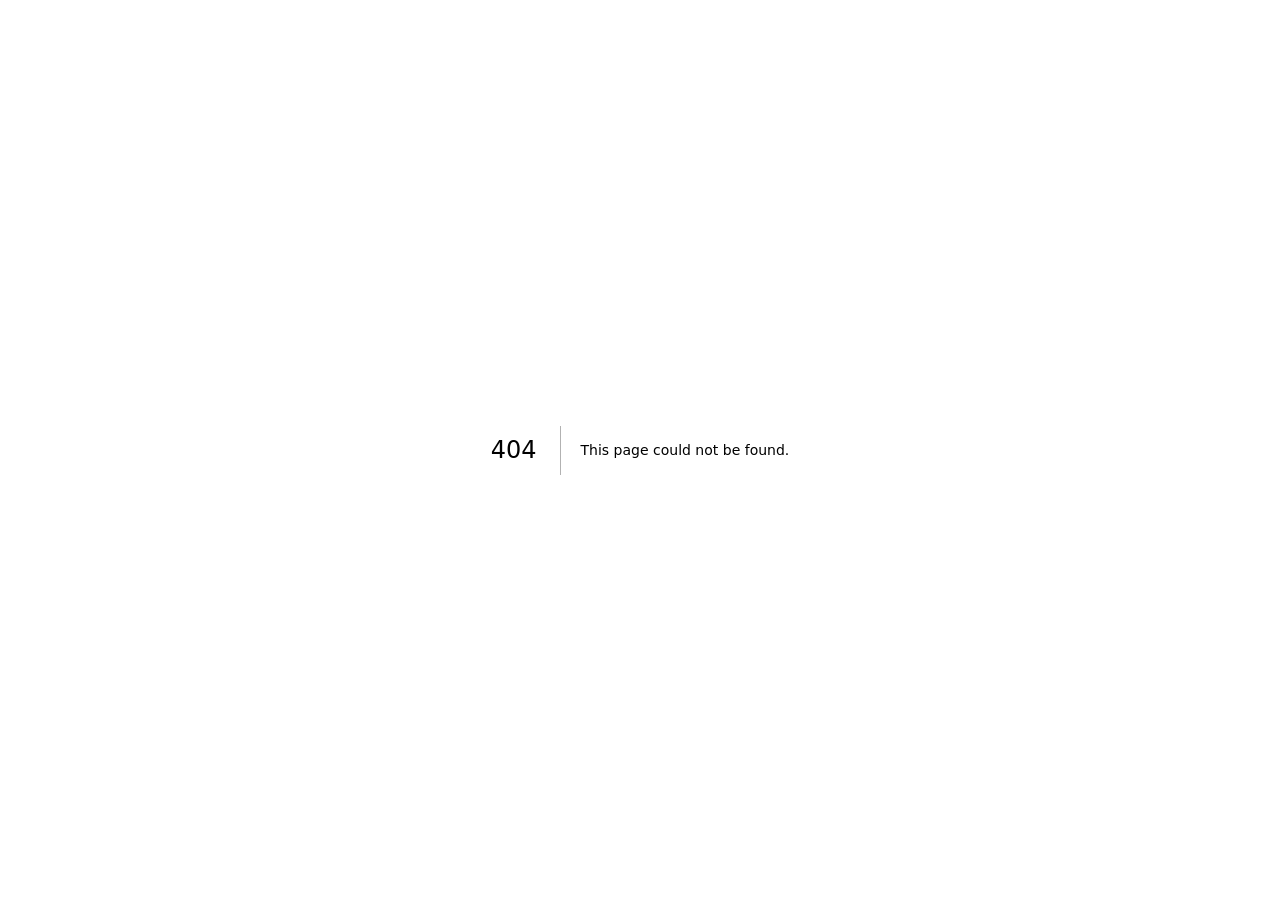
<file: lee-eunho-football-portfolio/404/index.html>
<!DOCTYPE html><html lang="ko"><head><meta charSet="utf-8"/><meta name="viewport" content="width=device-width, initial-scale=1"/><link rel="stylesheet" href="/lee-eunho-football-portfolio/_next/static/chunks/07o3tiuzuldun.css" data-precedence="next"/><link rel="preload" as="script" fetchPriority="low" href="/lee-eunho-football-portfolio/_next/static/chunks/15xrurgzs99gv.js"/><script src="/lee-eunho-football-portfolio/_next/static/chunks/0gdae2tnzw3oi.js" async=""></script><script src="/lee-eunho-football-portfolio/_next/static/chunks/07lhk_q6pmm3r.js" async=""></script><script src="/lee-eunho-football-portfolio/_next/static/chunks/turbopack-148w5at_u42in.js" async=""></script><script src="/lee-eunho-football-portfolio/_next/static/chunks/0dbhjjzl8qfwv.js" async=""></script><meta name="robots" content="noindex"/><title>404: This page could not be found.</title><title>이은호 | 꿈을 향해 뛰는 No.9</title><meta name="description" content="축구를 사랑하며 꾸준히 성장하는 유소년 공격수 이은호의 경기, 대회, 훈련 기록을 담은 포트폴리오입니다."/><link rel="canonical" href="https://eunhorang.github.io/lee-eunho-football-portfolio/"/><meta property="og:title" content="이은호 | 꿈을 향해 뛰는 No.9"/><meta property="og:description" content="순천 99FC 등번호 9번 포워드 이은호의 성장 기록"/><meta property="og:url" content="https://eunhorang.github.io/lee-eunho-football-portfolio/"/><meta property="og:site_name" content="이은호 Football Portfolio"/><meta property="og:locale" content="ko_KR"/><meta property="og:image" content="https://eunhorang.github.io/lee-eunho-football-portfolio/og.png"/><meta property="og:image:width" content="1200"/><meta property="og:image:height" content="630"/><meta property="og:image:alt" content="이은호 꿈을 향해 뛰는 No.9 축구 포트폴리오"/><meta property="og:type" content="website"/><meta name="twitter:card" content="summary_large_image"/><meta name="twitter:title" content="이은호 | 꿈을 향해 뛰는 No.9"/><meta name="twitter:description" content="순천 99FC 등번호 9번 포워드 이은호의 성장 기록"/><meta name="twitter:image" content="https://eunhorang.github.io/lee-eunho-football-portfolio/og.png"/><link rel="shortcut icon" href="https://eunhorang.github.io/lee-eunho-football-portfolio/favicon.png"/><link rel="icon" href="https://eunhorang.github.io/lee-eunho-football-portfolio/favicon.png"/><link rel="apple-touch-icon" href="https://eunhorang.github.io/lee-eunho-football-portfolio/favicon.png"/><script src="/lee-eunho-football-portfolio/_next/static/chunks/03~yq9q893hmn.js" noModule=""></script></head><body><div hidden=""><!--$--><!--/$--></div><div style="font-family:system-ui,&quot;Segoe UI&quot;,Roboto,Helvetica,Arial,sans-serif,&quot;Apple Color Emoji&quot;,&quot;Segoe UI Emoji&quot;;height:100vh;text-align:center;display:flex;flex-direction:column;align-items:center;justify-content:center"><div><style>body{color:#000;background:#fff;margin:0}.next-error-h1{border-right:1px solid rgba(0,0,0,.3)}@media (prefers-color-scheme:dark){body{color:#fff;background:#000}.next-error-h1{border-right:1px solid rgba(255,255,255,.3)}}</style><h1 class="next-error-h1" style="display:inline-block;margin:0 20px 0 0;padding:0 23px 0 0;font-size:24px;font-weight:500;vertical-align:top;line-height:49px">404</h1><div style="display:inline-block"><h2 style="font-size:14px;font-weight:400;line-height:49px;margin:0">This page could not be found.</h2></div></div></div><!--$--><!--/$--><script src="/lee-eunho-football-portfolio/_next/static/chunks/15xrurgzs99gv.js" id="_R_" async=""></script><script>(self.__next_f=self.__next_f||[]).push([0])</script><script>self.__next_f.push([1,"1:\"$Sreact.fragment\"\n2:I[39756,[\"/lee-eunho-football-portfolio/_next/static/chunks/0dbhjjzl8qfwv.js\"],\"default\"]\n3:I[37457,[\"/lee-eunho-football-portfolio/_next/static/chunks/0dbhjjzl8qfwv.js\"],\"default\"]\n4:I[97367,[\"/lee-eunho-football-portfolio/_next/static/chunks/0dbhjjzl8qfwv.js\"],\"OutletBoundary\"]\n5:\"$Sreact.suspense\"\n8:I[97367,[\"/lee-eunho-football-portfolio/_next/static/chunks/0dbhjjzl8qfwv.js\"],\"ViewportBoundary\"]\na:I[97367,[\"/lee-eunho-football-portfolio/_next/static/chunks/0dbhjjzl8qfwv.js\"],\"MetadataBoundary\"]\nc:I[68027,[\"/lee-eunho-football-portfolio/_next/static/chunks/0dbhjjzl8qfwv.js\"],\"default\",1]\n:HL[\"/lee-eunho-football-portfolio/_next/static/chunks/07o3tiuzuldun.css\",\"style\"]\n"])</script><script>self.__next_f.push([1,"0:{\"P\":null,\"c\":[\"\",\"_not-found\",\"\"],\"q\":\"\",\"i\":false,\"f\":[[[\"\",{\"children\":[\"/_not-found\",{\"children\":[\"__PAGE__\",{}]}]},\"$undefined\",\"$undefined\",16],[[\"$\",\"$1\",\"c\",{\"children\":[[[\"$\",\"link\",\"0\",{\"rel\":\"stylesheet\",\"href\":\"/lee-eunho-football-portfolio/_next/static/chunks/07o3tiuzuldun.css\",\"precedence\":\"next\",\"crossOrigin\":\"$undefined\",\"nonce\":\"$undefined\"}],[\"$\",\"script\",\"script-0\",{\"src\":\"/lee-eunho-football-portfolio/_next/static/chunks/0dbhjjzl8qfwv.js\",\"async\":true,\"nonce\":\"$undefined\"}]],[\"$\",\"html\",null,{\"lang\":\"ko\",\"children\":[\"$\",\"body\",null,{\"children\":[\"$\",\"$L2\",null,{\"parallelRouterKey\":\"children\",\"error\":\"$undefined\",\"errorStyles\":\"$undefined\",\"errorScripts\":\"$undefined\",\"template\":[\"$\",\"$L3\",null,{}],\"templateStyles\":\"$undefined\",\"templateScripts\":\"$undefined\",\"notFound\":[[[\"$\",\"title\",null,{\"children\":\"404: This page could not be found.\"}],[\"$\",\"div\",null,{\"style\":{\"fontFamily\":\"system-ui,\\\"Segoe UI\\\",Roboto,Helvetica,Arial,sans-serif,\\\"Apple Color Emoji\\\",\\\"Segoe UI Emoji\\\"\",\"height\":\"100vh\",\"textAlign\":\"center\",\"display\":\"flex\",\"flexDirection\":\"column\",\"alignItems\":\"center\",\"justifyContent\":\"center\"},\"children\":[\"$\",\"div\",null,{\"children\":[[\"$\",\"style\",null,{\"dangerouslySetInnerHTML\":{\"__html\":\"body{color:#000;background:#fff;margin:0}.next-error-h1{border-right:1px solid rgba(0,0,0,.3)}@media (prefers-color-scheme:dark){body{color:#fff;background:#000}.next-error-h1{border-right:1px solid rgba(255,255,255,.3)}}\"}}],[\"$\",\"h1\",null,{\"className\":\"next-error-h1\",\"style\":{\"display\":\"inline-block\",\"margin\":\"0 20px 0 0\",\"padding\":\"0 23px 0 0\",\"fontSize\":24,\"fontWeight\":500,\"verticalAlign\":\"top\",\"lineHeight\":\"49px\"},\"children\":404}],[\"$\",\"div\",null,{\"style\":{\"display\":\"inline-block\"},\"children\":[\"$\",\"h2\",null,{\"style\":{\"fontSize\":14,\"fontWeight\":400,\"lineHeight\":\"49px\",\"margin\":0},\"children\":\"This page could not be found.\"}]}]]}]}]],[]],\"forbidden\":\"$undefined\",\"unauthorized\":\"$undefined\"}]}]}]]}],{\"children\":[[\"$\",\"$1\",\"c\",{\"children\":[null,[\"$\",\"$L2\",null,{\"parallelRouterKey\":\"children\",\"error\":\"$undefined\",\"errorStyles\":\"$undefined\",\"errorScripts\":\"$undefined\",\"template\":[\"$\",\"$L3\",null,{}],\"templateStyles\":\"$undefined\",\"templateScripts\":\"$undefined\",\"notFound\":\"$undefined\",\"forbidden\":\"$undefined\",\"unauthorized\":\"$undefined\"}]]}],{\"children\":[[\"$\",\"$1\",\"c\",{\"children\":[[[\"$\",\"title\",null,{\"children\":\"404: This page could not be found.\"}],[\"$\",\"div\",null,{\"style\":\"$0:f:0:1:0:props:children:1:props:children:props:children:props:notFound:0:1:props:style\",\"children\":[\"$\",\"div\",null,{\"children\":[[\"$\",\"style\",null,{\"dangerouslySetInnerHTML\":{\"__html\":\"body{color:#000;background:#fff;margin:0}.next-error-h1{border-right:1px solid rgba(0,0,0,.3)}@media (prefers-color-scheme:dark){body{color:#fff;background:#000}.next-error-h1{border-right:1px solid rgba(255,255,255,.3)}}\"}}],[\"$\",\"h1\",null,{\"className\":\"next-error-h1\",\"style\":\"$0:f:0:1:0:props:children:1:props:children:props:children:props:notFound:0:1:props:children:props:children:1:props:style\",\"children\":404}],[\"$\",\"div\",null,{\"style\":\"$0:f:0:1:0:props:children:1:props:children:props:children:props:notFound:0:1:props:children:props:children:2:props:style\",\"children\":[\"$\",\"h2\",null,{\"style\":\"$0:f:0:1:0:props:children:1:props:children:props:children:props:notFound:0:1:props:children:props:children:2:props:children:props:style\",\"children\":\"This page could not be found.\"}]}]]}]}]],null,[\"$\",\"$L4\",null,{\"children\":[\"$\",\"$5\",null,{\"name\":\"Next.MetadataOutlet\",\"children\":\"$@6\"}]}]]}],{},null,false,null]},null,false,\"$@7\"]},null,false,null],[\"$\",\"$1\",\"h\",{\"children\":[[\"$\",\"meta\",null,{\"name\":\"robots\",\"content\":\"noindex\"}],[\"$\",\"$L8\",null,{\"children\":\"$L9\"}],[\"$\",\"div\",null,{\"hidden\":true,\"children\":[\"$\",\"$La\",null,{\"children\":[\"$\",\"$5\",null,{\"name\":\"Next.Metadata\",\"children\":\"$Lb\"}]}]}],null]}],false]],\"m\":\"$undefined\",\"G\":[\"$c\",[[\"$\",\"link\",\"0\",{\"rel\":\"stylesheet\",\"href\":\"/lee-eunho-football-portfolio/_next/static/chunks/07o3tiuzuldun.css\",\"precedence\":\"next\",\"crossOrigin\":\"$undefined\",\"nonce\":\"$undefined\"}]]],\"S\":true,\"h\":null,\"s\":\"$undefined\",\"l\":\"$undefined\",\"p\":\"$undefined\",\"d\":\"$undefined\",\"b\":\"7Ei7jKDvDwhjU_8ISxynz\"}\n"])</script><script>self.__next_f.push([1,"d:[]\n7:\"$Wd\"\n"])</script><script>self.__next_f.push([1,"9:[[\"$\",\"meta\",\"0\",{\"charSet\":\"utf-8\"}],[\"$\",\"meta\",\"1\",{\"name\":\"viewport\",\"content\":\"width=device-width, initial-scale=1\"}]]\n"])</script><script>self.__next_f.push([1,"e:I[27201,[\"/lee-eunho-football-portfolio/_next/static/chunks/0dbhjjzl8qfwv.js\"],\"IconMark\"]\n6:null\n"])</script><script>self.__next_f.push([1,"b:[[\"$\",\"title\",\"0\",{\"children\":\"이은호 | 꿈을 향해 뛰는 No.9\"}],[\"$\",\"meta\",\"1\",{\"name\":\"description\",\"content\":\"축구를 사랑하며 꾸준히 성장하는 유소년 공격수 이은호의 경기, 대회, 훈련 기록을 담은 포트폴리오입니다.\"}],[\"$\",\"link\",\"2\",{\"rel\":\"canonical\",\"href\":\"https://eunhorang.github.io/lee-eunho-football-portfolio/\"}],[\"$\",\"meta\",\"3\",{\"property\":\"og:title\",\"content\":\"이은호 | 꿈을 향해 뛰는 No.9\"}],[\"$\",\"meta\",\"4\",{\"property\":\"og:description\",\"content\":\"순천 99FC 등번호 9번 포워드 이은호의 성장 기록\"}],[\"$\",\"meta\",\"5\",{\"property\":\"og:url\",\"content\":\"https://eunhorang.github.io/lee-eunho-football-portfolio/\"}],[\"$\",\"meta\",\"6\",{\"property\":\"og:site_name\",\"content\":\"이은호 Football Portfolio\"}],[\"$\",\"meta\",\"7\",{\"property\":\"og:locale\",\"content\":\"ko_KR\"}],[\"$\",\"meta\",\"8\",{\"property\":\"og:image\",\"content\":\"https://eunhorang.github.io/lee-eunho-football-portfolio/og.png\"}],[\"$\",\"meta\",\"9\",{\"property\":\"og:image:width\",\"content\":\"1200\"}],[\"$\",\"meta\",\"10\",{\"property\":\"og:image:height\",\"content\":\"630\"}],[\"$\",\"meta\",\"11\",{\"property\":\"og:image:alt\",\"content\":\"이은호 꿈을 향해 뛰는 No.9 축구 포트폴리오\"}],[\"$\",\"meta\",\"12\",{\"property\":\"og:type\",\"content\":\"website\"}],[\"$\",\"meta\",\"13\",{\"name\":\"twitter:card\",\"content\":\"summary_large_image\"}],[\"$\",\"meta\",\"14\",{\"name\":\"twitter:title\",\"content\":\"이은호 | 꿈을 향해 뛰는 No.9\"}],[\"$\",\"meta\",\"15\",{\"name\":\"twitter:description\",\"content\":\"순천 99FC 등번호 9번 포워드 이은호의 성장 기록\"}],[\"$\",\"meta\",\"16\",{\"name\":\"twitter:image\",\"content\":\"https://eunhorang.github.io/lee-eunho-football-portfolio/og.png\"}],[\"$\",\"link\",\"17\",{\"rel\":\"shortcut icon\",\"href\":\"https://eunhorang.github.io/lee-eunho-football-portfolio/favicon.png\"}],[\"$\",\"link\",\"18\",{\"rel\":\"icon\",\"href\":\"https://eunhorang.github.io/lee-eunho-football-portfolio/favicon.png\"}],[\"$\",\"link\",\"19\",{\"rel\":\"apple-touch-icon\",\"href\":\"https://eunhorang.github.io/lee-eunho-football-portfolio/favicon.png\"}],[\"$\",\"$Le\",\"20\",{}]]\n"])</script></body></html>
</file>
<file: lee-eunho-football-portfolio/_next/static/chunks/07o3tiuzuldun.css>
@layer theme{:root,:host{--font-sans:ui-sans-serif, system-ui, sans-serif, "Apple Color Emoji", "Segoe UI Emoji", "Segoe UI Symbol", "Noto Color Emoji";--font-mono:ui-monospace, SFMono-Regular, Menlo, Monaco, Consolas, "Liberation Mono", "Courier New", monospace;--spacing:.25rem;--radius-md:.375rem;--radius-lg:.5rem;--radius-xl:.75rem;--default-font-family:var(--font-sans);--default-mono-font-family:var(--font-mono)}}@layer base{*,:after,:before,::backdrop{box-sizing:border-box;border:0 solid;margin:0;padding:0}::file-selector-button{box-sizing:border-box;border:0 solid;margin:0;padding:0}html,:host{-webkit-text-size-adjust:100%;tab-size:4;line-height:1.5;font-family:var(--default-font-family,ui-sans-serif, system-ui, sans-serif, "Apple Color Emoji", "Segoe UI Emoji", "Segoe UI Symbol", "Noto Color Emoji");font-feature-settings:var(--default-font-feature-settings,normal);font-variation-settings:var(--default-font-variation-settings,normal);-webkit-tap-highlight-color:transparent}hr{height:0;color:inherit;border-top-width:1px}abbr:where([title]){-webkit-text-decoration:underline dotted;text-decoration:underline dotted}h1,h2,h3,h4,h5,h6{font-size:inherit;font-weight:inherit}a{color:inherit;-webkit-text-decoration:inherit;-webkit-text-decoration:inherit;-webkit-text-decoration:inherit;-webkit-text-decoration:inherit;text-decoration:inherit}b,strong{font-weight:bolder}code,kbd,samp,pre{font-family:var(--default-mono-font-family,ui-monospace, SFMono-Regular, Menlo, Monaco, Consolas, "Liberation Mono", "Courier New", monospace);font-feature-settings:var(--default-mono-font-feature-settings,normal);font-variation-settings:var(--default-mono-font-variation-settings,normal);font-size:1em}small{font-size:80%}sub,sup{vertical-align:baseline;font-size:75%;line-height:0;position:relative}sub{bottom:-.25em}sup{top:-.5em}table{text-indent:0;border-color:inherit;border-collapse:collapse}:-moz-focusring{outline:auto}progress{vertical-align:baseline}summary{display:list-item}ol,ul,menu{list-style:none}img,svg,video,canvas,audio,iframe,embed,object{vertical-align:middle;display:block}img,video{max-width:100%;height:auto}button,input,select,optgroup,textarea{font:inherit;font-feature-settings:inherit;font-variation-settings:inherit;letter-spacing:inherit;color:inherit;opacity:1;background-color:#0000;border-radius:0}::file-selector-button{font:inherit;font-feature-settings:inherit;font-variation-settings:inherit;letter-spacing:inherit;color:inherit;opacity:1;background-color:#0000;border-radius:0}:where(select:is([multiple],[size])) optgroup{font-weight:bolder}:where(select:is([multiple],[size])) optgroup option{padding-inline-start:20px}::file-selector-button{margin-inline-end:4px}::placeholder{opacity:1}@supports (not ((-webkit-appearance:-apple-pay-button))) or (contain-intrinsic-size:1px){::placeholder{color:currentColor}@supports (color:color-mix(in lab, red, red)){::placeholder{color:color-mix(in oklab, currentcolor 50%, transparent)}}}textarea{resize:vertical}::-webkit-search-decoration{-webkit-appearance:none}::-webkit-date-and-time-value{min-height:1lh;text-align:inherit}::-webkit-datetime-edit{display:inline-flex}::-webkit-datetime-edit-fields-wrapper{padding:0}::-webkit-datetime-edit{padding-block:0}::-webkit-datetime-edit-year-field{padding-block:0}::-webkit-datetime-edit-month-field{padding-block:0}::-webkit-datetime-edit-day-field{padding-block:0}::-webkit-datetime-edit-hour-field{padding-block:0}::-webkit-datetime-edit-minute-field{padding-block:0}::-webkit-datetime-edit-second-field{padding-block:0}::-webkit-datetime-edit-millisecond-field{padding-block:0}::-webkit-datetime-edit-meridiem-field{padding-block:0}::-webkit-calendar-picker-indicator{line-height:1}:-moz-ui-invalid{box-shadow:none}button,input:where([type=button],[type=reset],[type=submit]){appearance:button}::file-selector-button{appearance:button}::-webkit-inner-spin-button{height:auto}::-webkit-outer-spin-button{height:auto}[hidden]:where(:not([hidden=until-found])){display:none!important}}@layer components;@layer utilities{.static{position:static}.start{inset-inline-start:var(--spacing)}.table{display:table}}:root{--ink:#102218;--ink-soft:#445149;--paper:#f6f7f2;--white:#fff;--lime:#c9ff3d;--lime-soft:#eaffb4;--blue:#245bd6;--orange:#ff6b35;--line:#10221824;--radius-xl:40px;--radius-lg:28px;--radius-md:20px;--max-width:1320px}*{box-sizing:border-box}html{scroll-behavior:smooth;scroll-padding-top:104px}body{background:var(--paper);color:var(--ink);word-break:keep-all;overflow-wrap:break-word;text-rendering:optimizelegibility;margin:0;font-family:Pretendard Variable,Pretendard,SUIT Variable,SUIT,Apple SD Gothic Neo,Noto Sans KR,sans-serif}a{color:inherit;text-decoration:none}img{max-width:100%;display:block}button,a{-webkit-tap-highlight-color:#245bd638}a:focus-visible{outline:3px solid var(--orange);outline-offset:4px}#main-content:focus{outline:none}.skip-link{z-index:1000;background:var(--ink);color:var(--white);border-radius:10px;padding:12px 18px;transition:transform .18s;position:fixed;top:12px;left:12px;transform:translateY(-150%)}.skip-link:focus{transform:translateY(0)}.site-header{z-index:50;width:min(calc(100% - 64px), var(--max-width));grid-template-columns:1fr auto 1fr;align-items:center;height:104px;display:grid;position:absolute;top:0;left:50%;transform:translate(-50%)}.brand{letter-spacing:-.04em;align-items:center;gap:10px;width:max-content;font-weight:900;display:inline-flex}.brand-name{font-size:17px}.brand-number{background:var(--ink);width:39px;height:39px;color:var(--lime);border-radius:50%;place-items:center;font:900 14px/1 Arial,sans-serif;display:grid}.desktop-nav{align-items:center;gap:36px;font-size:14px;font-weight:700;display:flex}.mobile-nav{display:none}.desktop-nav a,.header-cta{transition:opacity .18s,transform .18s}.desktop-nav a:hover,.header-cta:hover{opacity:.62}.header-cta{border:1px solid var(--ink);border-radius:999px;justify-self:end;align-items:center;gap:8px;padding:13px 18px;font-size:13px;font-weight:800;display:flex}.hero{min-height:820px;padding:130px max(32px, calc((100vw - var(--max-width)) / 2)) 72px;background:radial-gradient(circle at 7% 80%,#c9ff3d6b,#0000 25%),linear-gradient(135deg,#fbfcf7 0%,#f1f7e9 48%,#dff7bb 100%);grid-template-columns:minmax(0,1.03fr) minmax(420px,.97fr);align-items:center;gap:24px;display:grid;position:relative;overflow:hidden}.hero:after{content:"";border:1px solid #1022181c;border-radius:50%;width:75vw;height:75vw;position:absolute;bottom:-31vw;right:-6vw}.hero-orbit{z-index:0;pointer-events:none;border:1px solid #1022181f;border-radius:50%;position:absolute}.hero-orbit-one{width:520px;height:520px;top:18%;right:4%}.hero-orbit-two{width:360px;height:360px;top:24%;right:10%}.hero-copy{z-index:2;padding-top:36px;position:relative}.eyebrow,.section-kicker{letter-spacing:.14em;align-items:center;gap:10px;margin:0;font:800 12px/1.2 Arial,sans-serif;display:flex}.eyebrow-dot{background:var(--orange);border-radius:50%;width:9px;height:9px;box-shadow:0 0 0 6px #ff6b3524}.hero h1{letter-spacing:-.075em;max-width:760px;margin:30px 0 26px;font-size:clamp(56px,6.6vw,104px);font-weight:900;line-height:.99}.hero h1 span{color:var(--blue);display:block}.hero-description{color:var(--ink-soft);letter-spacing:-.03em;margin:0;font-size:clamp(17px,1.5vw,21px);line-height:1.72}.hero-actions{flex-wrap:wrap;gap:12px;margin-top:38px;display:flex}.button{border-radius:999px;justify-content:center;align-items:center;gap:26px;min-height:52px;padding:0 24px;font-size:14px;font-weight:800;transition:transform .18s,box-shadow .18s;display:inline-flex}.button:hover{transform:translateY(-2px)}.button-primary{background:var(--ink);color:var(--white);box-shadow:0 14px 30px #1022182e}.button-secondary{border:1px solid var(--ink)}.hero-facts{border-top:1px solid var(--line);grid-template-columns:repeat(3,minmax(0,1fr));gap:22px;max-width:550px;margin:62px 0 0;padding-top:25px;display:grid}.hero-facts div{min-width:0}.hero-facts dt{color:#69736c;letter-spacing:.14em;margin-bottom:8px;font:700 10px/1 Arial,sans-serif}.hero-facts dd{margin:0;font-size:16px;font-weight:850}.hero-visual{z-index:2;align-self:end;min-height:650px;position:relative}.hero-big-number{z-index:-1;color:var(--white);letter-spacing:-.11em;text-shadow:0 0 1px #1022181a;font:900 clamp(140px,20vw,300px)/.78 Arial,sans-serif;position:absolute;top:6%;right:-2%}.hero-image-shell{background:#ddecbf;border-radius:220px 220px 28px 28px;width:min(430px,78%);height:620px;position:absolute;bottom:0;right:8%;overflow:hidden;box-shadow:0 36px 80px #26442a33}.hero-image{object-fit:cover;object-position:50% 38%;width:100%;height:100%}.hero-image-label{-webkit-backdrop-filter:blur(12px);backdrop-filter:blur(12px);color:var(--white);letter-spacing:.11em;background:#102218c7;border:1px solid #ffffff73;border-radius:14px;justify-content:space-between;align-items:center;padding:15px 17px;font:700 10px/1 Arial,sans-serif;display:flex;position:absolute;bottom:18px;left:18px;right:18px}.hero-image-label strong{color:var(--lime)}.hero-badge{border:8px solid var(--paper);background:var(--orange);width:112px;height:112px;color:var(--white);text-align:center;border-radius:50%;place-content:center;display:grid;position:absolute;bottom:52px;right:0;transform:rotate(8deg);box-shadow:0 16px 34px #6d341c33}.hero-badge span{letter-spacing:.16em;font:800 10px/1 Arial,sans-serif}.hero-badge strong{font:900 46px/.9 Arial,sans-serif}.section{padding:130px max(32px, calc((100vw - var(--max-width)) / 2))}.section-heading{grid-template-columns:1fr 1fr;gap:40px;margin-bottom:66px;display:grid}.section-heading .section-kicker{color:var(--blue);grid-column:1/-1}.section-heading h2,.video-heading h2,.team-heading h2,.closing h2{letter-spacing:-.065em;margin:0;font-size:clamp(42px,5.2vw,76px);font-weight:900;line-height:1.05}.section-heading>p:last-child,.row-heading>p{max-width:560px;color:var(--ink-soft);letter-spacing:-.025em;margin:auto 0 4px;font-size:17px;line-height:1.8}.profile{background:var(--white)}.profile-grid{grid-template-columns:minmax(0,1.15fr) minmax(380px,.85fr);align-items:stretch;gap:clamp(48px,7vw,100px);display:grid}.profile-images{grid-template-columns:minmax(0,1.05fr) minmax(180px,.75fr);align-items:end;gap:16px;display:grid}.profile-portrait{border-radius:var(--radius-xl);background:#e9ece3;min-height:670px;margin:0;position:relative;overflow:hidden}.profile-portrait:before{content:"09";z-index:2;color:var(--lime);letter-spacing:-.08em;mix-blend-mode:hard-light;font:900 84px/1 Arial,sans-serif;position:absolute;top:18px;right:24px}.profile-portrait-secondary{border-radius:26px;min-height:560px}.profile-portrait-secondary:before{content:"PLAY";color:var(--lime);letter-spacing:.04em;text-shadow:0 2px 14px #1022183d;font-size:27px;top:22px;right:18px}.profile-portrait.profile-portrait-secondary img{object-position:50% 40%}.profile-portrait.profile-portrait-secondary figcaption{flex-direction:column;gap:6px;padding:12px 13px;bottom:14px;left:14px;right:14px}.profile-portrait img{object-fit:cover;object-position:50% 38%;width:100%;height:100%}.profile-portrait figcaption{-webkit-backdrop-filter:blur(10px);backdrop-filter:blur(10px);letter-spacing:.11em;background:#ffffffe0;border-radius:14px;justify-content:space-between;padding:14px 16px;font:800 10px/1 Arial,sans-serif;display:flex;position:absolute;bottom:20px;left:20px;right:20px}.profile-details{border-top:1px solid var(--line);flex-direction:column;justify-content:space-between;display:flex}.profile-intro{padding-top:42px}.large-copy{letter-spacing:-.045em;max-width:730px;margin:0;font-size:clamp(23px,2.4vw,34px);font-weight:650;line-height:1.58}.hand-note{color:var(--orange);transform-origin:0;margin:30px 0 0;font:italic 700 22px/1.3 Georgia,serif;transform:rotate(-3deg)}.fact-list{margin:56px 0 0}.fact-list div{border-bottom:1px solid var(--line);grid-template-columns:1fr 1fr;gap:20px;padding:22px 0;display:grid}.fact-list dt{color:#68716b;letter-spacing:.13em;font:700 11px/1.3 Arial,sans-serif}.fact-list dd{margin:0;font-size:18px;font-weight:850}.growth{background:var(--paper)}.row-heading{grid-template-columns:minmax(0,1.5fr) minmax(300px,.5fr);align-items:end}.row-heading .section-kicker{margin-bottom:20px}.growth-grid{border-top:1px solid var(--ink);grid-template-columns:repeat(3,1fr);display:grid}.growth-card{border-right:1px solid var(--line);flex-direction:column;min-height:330px;padding:28px 30px 34px;transition:background .22s,color .22s,transform .22s;display:flex}.growth-card:last-child{border-right:0}.growth-card:hover{background:var(--lime);transform:translateY(-8px)}.growth-card>span{color:#68716b;letter-spacing:.12em;font:800 11px/1 Arial,sans-serif}.growth-card h3{letter-spacing:-.05em;margin:auto 0 18px;font-size:32px}.growth-card p{max-width:330px;color:var(--ink-soft);margin:0;font-size:16px;line-height:1.75}.achievement{background:var(--ink);min-height:760px;color:var(--white);grid-template-columns:1.1fr .9fr;padding-top:0;padding-bottom:0;display:grid}.achievement-photo{min-height:760px;margin-left:min(-32px, calc((var(--max-width) - 100vw) / 2));position:relative;overflow:hidden}.achievement-photo img{object-fit:cover;object-position:center;width:100%;height:100%}.achievement-photo:after{content:"";background:linear-gradient(90deg,#0000 65%,#102218b8);position:absolute;inset:0}.photo-index{z-index:2;background:var(--white);color:var(--ink);letter-spacing:.12em;border-radius:999px;padding:11px 14px;font:800 10px/1 Arial,sans-serif;position:absolute;top:28px;left:28px}.achievement-copy{flex-direction:column;justify-content:center;padding:80px 0 80px clamp(48px,7vw,104px);display:flex;position:relative;overflow:hidden}.section-kicker.light{color:var(--lime)}.achievement-medal{color:#ffffff0f;letter-spacing:-.1em;margin:0;font:900 280px/1 Arial,sans-serif;position:absolute;top:3%;right:1%}.achievement-copy h2{letter-spacing:-.065em;margin:32px 0 28px;font-size:clamp(43px,4.9vw,72px);line-height:1.07;position:relative}.achievement-copy>p:not(.section-kicker):not(.achievement-medal){color:#c8d0ca;max-width:510px;margin:0;font-size:17px;line-height:1.85;position:relative}.achievement-meta{flex-wrap:wrap;gap:10px;margin-top:38px;display:flex;position:relative}.achievement-meta span{border:1px solid #ffffff38;border-radius:999px;padding:10px 14px;font-size:12px;font-weight:700}.journey{background:var(--white)}.timeline{grid-template-columns:1.08fr .92fr;gap:22px;display:grid}.timeline-card{border-radius:var(--radius-lg);min-height:650px;position:relative;overflow:hidden}.timeline-card-image{background:#e6eae0}.timeline-card-image:after{content:"";background:linear-gradient(#0000,#05100ae0);position:absolute;inset:45% 0 0}.timeline-card img{object-fit:cover;object-position:center 42%;width:100%;height:100%}.timeline-year{z-index:3;background:var(--white);color:var(--ink);border-radius:999px;align-items:center;gap:11px;padding:11px 14px;display:flex;position:absolute;top:26px;left:26px}.timeline-year span{font:900 14px/1 Arial,sans-serif}.timeline-year small{color:#6c766f;letter-spacing:.12em;font:700 9px/1 Arial,sans-serif}.timeline-content{z-index:3;color:var(--white);position:absolute;bottom:40px;left:38px;right:38px}.timeline-content>p{color:var(--lime);margin:0 0 8px;font-size:13px;font-weight:800}.timeline-content h3{letter-spacing:-.045em;margin:0 0 17px;font-size:clamp(28px,3vw,42px)}.timeline-content>span{color:#d7ded9;max-width:530px;font-size:15px;line-height:1.7;display:block}.timeline-card-current{background:var(--blue)}.timeline-card-current:before,.timeline-card-current:after{content:"";border:1px solid #ffffff38;border-radius:50%;position:absolute}.timeline-card-current:before{width:490px;height:490px;top:-20px;right:-160px}.timeline-card-current:after{width:320px;height:320px;top:65px;right:-75px}.current-number{color:var(--lime);letter-spacing:-.1em;font:900 340px/1 Arial,sans-serif;position:absolute;top:82px;right:40px}.timeline-card-current .timeline-content p{color:var(--lime)}.team-story{background:var(--ink);color:var(--white);padding-top:110px}.team-heading{margin-bottom:60px}.team-heading .section-kicker{margin-bottom:22px}.team-gallery{grid-template-columns:1.2fr .8fr;gap:18px;display:grid}.team-photo{margin:0}.team-photo img{aspect-ratio:4/3;object-fit:cover;border-radius:var(--radius-md);width:100%}.team-photo-wide img{object-fit:contain;background:#dce9ef}.team-photo figcaption{color:#cdd5cf;grid-template-columns:42px 1fr;align-items:start;gap:14px;padding:17px 4px 0;font-size:14px;display:grid}.team-photo figcaption span{color:var(--lime);font:800 11px/1.7 Arial,sans-serif}.team-photo figcaption p{margin:0}.moments{background:var(--paper)}.moments-grid{grid-template-columns:.8fr 1.2fr;gap:20px;display:grid}.moment-card{border-radius:var(--radius-lg);min-height:520px;margin:0;position:relative;overflow:hidden}.moment-card img{object-fit:cover;width:100%;height:100%}.moment-happy{grid-row:span 2;min-height:850px}.moment-happy img{object-position:43% 46%}.moment-meeting{min-height:440px}.moment-meeting img{object-position:52% 50%}.moment-card:after{content:"";background:linear-gradient(#0000,#08160dcc);position:absolute;inset:45% 0 0}.moment-card figcaption{z-index:2;color:var(--white);flex-direction:column;gap:8px;display:flex;position:absolute;bottom:28px;left:28px;right:28px}.moment-card figcaption span{color:var(--lime);letter-spacing:.13em;font:800 10px/1 Arial,sans-serif}.moment-card figcaption strong{font-size:21px;line-height:1.45}.moment-quote{border-radius:var(--radius-lg);background:var(--lime);flex-direction:column;justify-content:flex-end;min-height:390px;margin:0;padding:44px;display:flex;position:relative;overflow:hidden}.moment-quote>span{color:#1022181c;font:900 260px/1 Georgia,serif;position:absolute;top:-75px;right:16px}.moment-quote p{letter-spacing:-.055em;margin:0;font-size:clamp(30px,3.6vw,52px);font-weight:900;line-height:1.22;position:relative}.moment-quote small{letter-spacing:.13em;margin-top:24px;font:800 10px/1 Arial,sans-serif}.videos{background:var(--blue);color:var(--white)}.video-heading{grid-template-columns:1.2fr .8fr;align-items:end;gap:60px;margin-bottom:62px;display:grid}.video-heading .section-kicker{margin-bottom:22px}.video-heading>p{color:#dbe5ff;max-width:500px;margin:0;font-size:16px;line-height:1.8}.video-grid{grid-template-columns:repeat(2,1fr);gap:20px;display:grid}.video-card{border-radius:var(--radius-lg);background:var(--white);color:var(--ink);overflow:hidden}.video-player{aspect-ratio:16/9;object-fit:contain;background:#081510;border:0;width:100%;display:block}.empty-play{background:var(--lime);width:72px;height:72px;color:var(--ink);border-radius:50%;place-items:center;display:grid;position:absolute;top:50%;left:50%;transform:translate(-50%,-50%)}.video-card-copy{padding:26px}.video-card-copy span{color:var(--blue);letter-spacing:.12em;font:800 10px/1 Arial,sans-serif}.video-card-copy h3{margin:12px 0;font-size:25px}.video-card-copy p{color:var(--ink-soft);margin:0;line-height:1.7}.video-card-copy .video-audio-note{border-top:1px solid var(--line);color:#68716b;margin-top:14px;padding-top:14px;font-size:12px;line-height:1.5}.video-empty{border-radius:var(--radius-xl);background:#061d5047;border:1px solid #ffffff47;grid-template-columns:1.25fr .75fr;display:grid;overflow:hidden}.video-empty-screen{background-color:#173b88;background-image:linear-gradient(#ffffff14 1px,#0000 1px),linear-gradient(90deg,#ffffff14 1px,#0000 1px),none;background-position:0 0,0 0,0 0;background-repeat:repeat,repeat,repeat;background-size:64px 64px;background-attachment:scroll,scroll,scroll;background-origin:padding-box,padding-box,padding-box;background-clip:border-box,border-box,border-box;min-height:460px;position:relative;overflow:hidden}.video-empty-screen:before,.video-empty-screen:after{content:"";border:1px solid #ffffff47;border-radius:50%;position:absolute}.video-empty-screen:before{width:540px;height:540px;top:-42px;left:50%;transform:translate(-50%)}.video-empty-screen:after{width:260px;height:260px;top:98px;left:50%;transform:translate(-50%)}.video-count{letter-spacing:.12em;font:800 10px/1 Arial,sans-serif;position:absolute;top:24px;left:26px}.empty-play{z-index:2;width:90px;height:90px;font-size:22px}.empty-line{background:#fff3;height:3px;position:absolute;bottom:28px;left:30px;right:30px}.empty-line:before{content:"";background:var(--lime);width:9%;height:100%;display:block}.video-empty-copy{background:var(--white);color:var(--ink);flex-direction:column;justify-content:center;padding:46px;display:flex}.video-empty-copy>span{color:var(--blue);letter-spacing:.13em;font:800 10px/1 Arial,sans-serif}.video-empty-copy h3{letter-spacing:-.045em;margin:16px 0 18px;font-size:clamp(27px,3vw,40px);line-height:1.22}.video-empty-copy p{color:var(--ink-soft);margin:0;font-size:15px;line-height:1.8}.closing{background:var(--lime);text-align:center;flex-direction:column;justify-content:center;align-items:center;min-height:620px;padding:90px 32px;display:flex;position:relative;overflow:hidden}.closing:before,.closing:after{content:"";border:1px solid #1022182e;border-radius:50%;position:absolute}.closing:before{width:760px;height:760px}.closing:after{width:430px;height:430px}.closing>p,.closing h2{z-index:2;position:relative}.closing>p{letter-spacing:.15em;margin:0 0 26px;font:800 11px/1 Arial,sans-serif}.closing h2{font-size:clamp(50px,7.2vw,104px)}.closing-ball{z-index:3;background:var(--ink);width:112px;height:112px;color:var(--lime);border-radius:50%;place-items:center;font:900 38px/1 Arial,sans-serif;display:grid;position:absolute;bottom:12%;right:9%;transform:rotate(11deg);box-shadow:0 22px 40px #10221833}.site-footer{min-height:130px;padding:28px max(32px, calc((100vw - var(--max-width)) / 2));background:var(--ink);color:var(--white);grid-template-columns:1fr auto 1fr;align-items:center;gap:30px;display:grid}.site-footer p{color:#adb8b0;margin:0;font-size:11px;line-height:1.5}.footer-note{text-align:center;max-width:520px}.footer-copyright{letter-spacing:.05em;justify-self:end;font-family:Arial,sans-serif}.footer-brand .brand-number{background:var(--lime);color:var(--ink)}@media (max-width:1050px){html{scroll-padding-top:144px}.site-header{grid-template-rows:82px 44px;grid-template-columns:1fr 1fr;align-content:start;width:calc(100% - 40px);height:136px}.desktop-nav{display:none}.mobile-nav{scrollbar-width:none;grid-column:1/-1;gap:8px;padding-bottom:8px;display:flex;overflow-x:auto}.mobile-nav::-webkit-scrollbar{display:none}.mobile-nav a{border:1px solid var(--line);background:#ffffff9e;border-radius:999px;flex:none;padding:8px 12px;font-size:12px;font-weight:800}.hero{grid-template-columns:1fr .8fr;min-height:auto;padding-top:154px}.hero-visual{min-height:590px}.hero-image-shell{width:92%;height:550px;right:0}.hero-badge{right:-10px}.profile-grid{gap:52px}.profile-portrait{min-height:600px}.profile-portrait-secondary{min-height:500px}.achievement{grid-template-columns:1fr}.achievement-photo{min-height:610px;margin:0 -32px}.achievement-photo:after{background:linear-gradient(#0000 70%,#102218b3)}.achievement-copy{padding:80px 0 100px}.timeline-card{min-height:580px}.site-footer{grid-template-columns:auto 1fr}.footer-note{text-align:right;justify-self:end}.footer-copyright{grid-column:1/-1}}@media (max-width:780px){:root{--radius-xl:28px;--radius-lg:24px}html{scroll-padding-top:134px}.site-header{grid-template-rows:76px 42px;height:126px}.brand-name{font-size:14px}.brand-number{width:34px;height:34px}.header-cta{padding:11px 14px;font-size:12px}.hero{grid-template-columns:1fr;padding:142px 20px 58px}.hero-copy{padding-top:12px}.hero h1{margin-top:22px;font-size:clamp(52px,15vw,78px)}.hero-description{font-size:16px}.hero-actions{margin-top:28px}.button{flex:1;gap:12px;min-width:145px;padding:0 17px}.hero-facts{gap:12px;margin-top:40px}.hero-facts dd{font-size:13px}.hero-visual{min-height:610px;margin-top:4px}.hero-image-shell{width:min(410px,92vw);height:590px;right:50%;transform:translate(50%)}.hero-badge{width:92px;height:92px;bottom:42px;right:2px}.hero-badge strong{font-size:38px}.hero-big-number{font-size:210px;top:10%;right:0}.section{padding:90px 20px}.section-heading,.row-heading,.video-heading{grid-template-columns:1fr;gap:24px;margin-bottom:46px}.section-heading{display:grid}.section-heading h2,.video-heading h2,.team-heading h2{font-size:clamp(39px,11vw,56px)}.section-heading>p:last-child,.row-heading>p{font-size:16px}.profile-grid{grid-template-columns:1fr;gap:42px}.profile-images{grid-template-columns:minmax(0,1fr) minmax(0,.78fr);gap:12px}.profile-portrait{min-height:min(640px,128vw)}.profile-portrait-secondary{min-height:min(520px,105vw)}.large-copy{font-size:22px}.fact-list div{grid-template-columns:.9fr 1.1fr}.growth-grid{grid-template-columns:1fr}.growth-card{border-right:0;border-bottom:1px solid var(--line);min-height:250px}.growth-card h3{margin-top:auto}.achievement{padding-top:0;padding-bottom:0}.achievement-photo{min-height:75vw;margin:0 -20px}.achievement-copy{padding:70px 0 80px}.timeline,.team-gallery,.moments-grid,.video-grid,.video-empty{grid-template-columns:1fr}.timeline-card{min-height:570px}.timeline-card-image{min-height:680px}.current-number{font-size:290px;top:105px}.team-story{padding-top:86px}.team-gallery{gap:38px}.moment-happy{min-height:710px}.moment-meeting{min-height:300px}.moment-quote{min-height:340px;padding:32px}.video-empty-screen{min-height:300px}.video-empty-copy{padding:34px 28px 40px}.closing{min-height:540px}.closing h2{font-size:clamp(48px,13vw,72px)}.closing-ball{width:88px;height:88px;font-size:31px;bottom:7%;right:5%}.site-footer{grid-template-columns:1fr;gap:20px;min-height:150px;padding:34px 20px}.footer-note,.footer-copyright{text-align:left;grid-column:auto;justify-self:start}}@media (max-width:360px){.mobile-nav{gap:4px}.mobile-nav a{letter-spacing:-.02em;padding-left:7px;padding-right:7px;font-size:11px}}@media (prefers-reduced-motion:reduce){html{scroll-behavior:auto}*,:before,:after{transition-duration:.01ms!important;animation-duration:.01ms!important;animation-iteration-count:1!important}}
</file>
